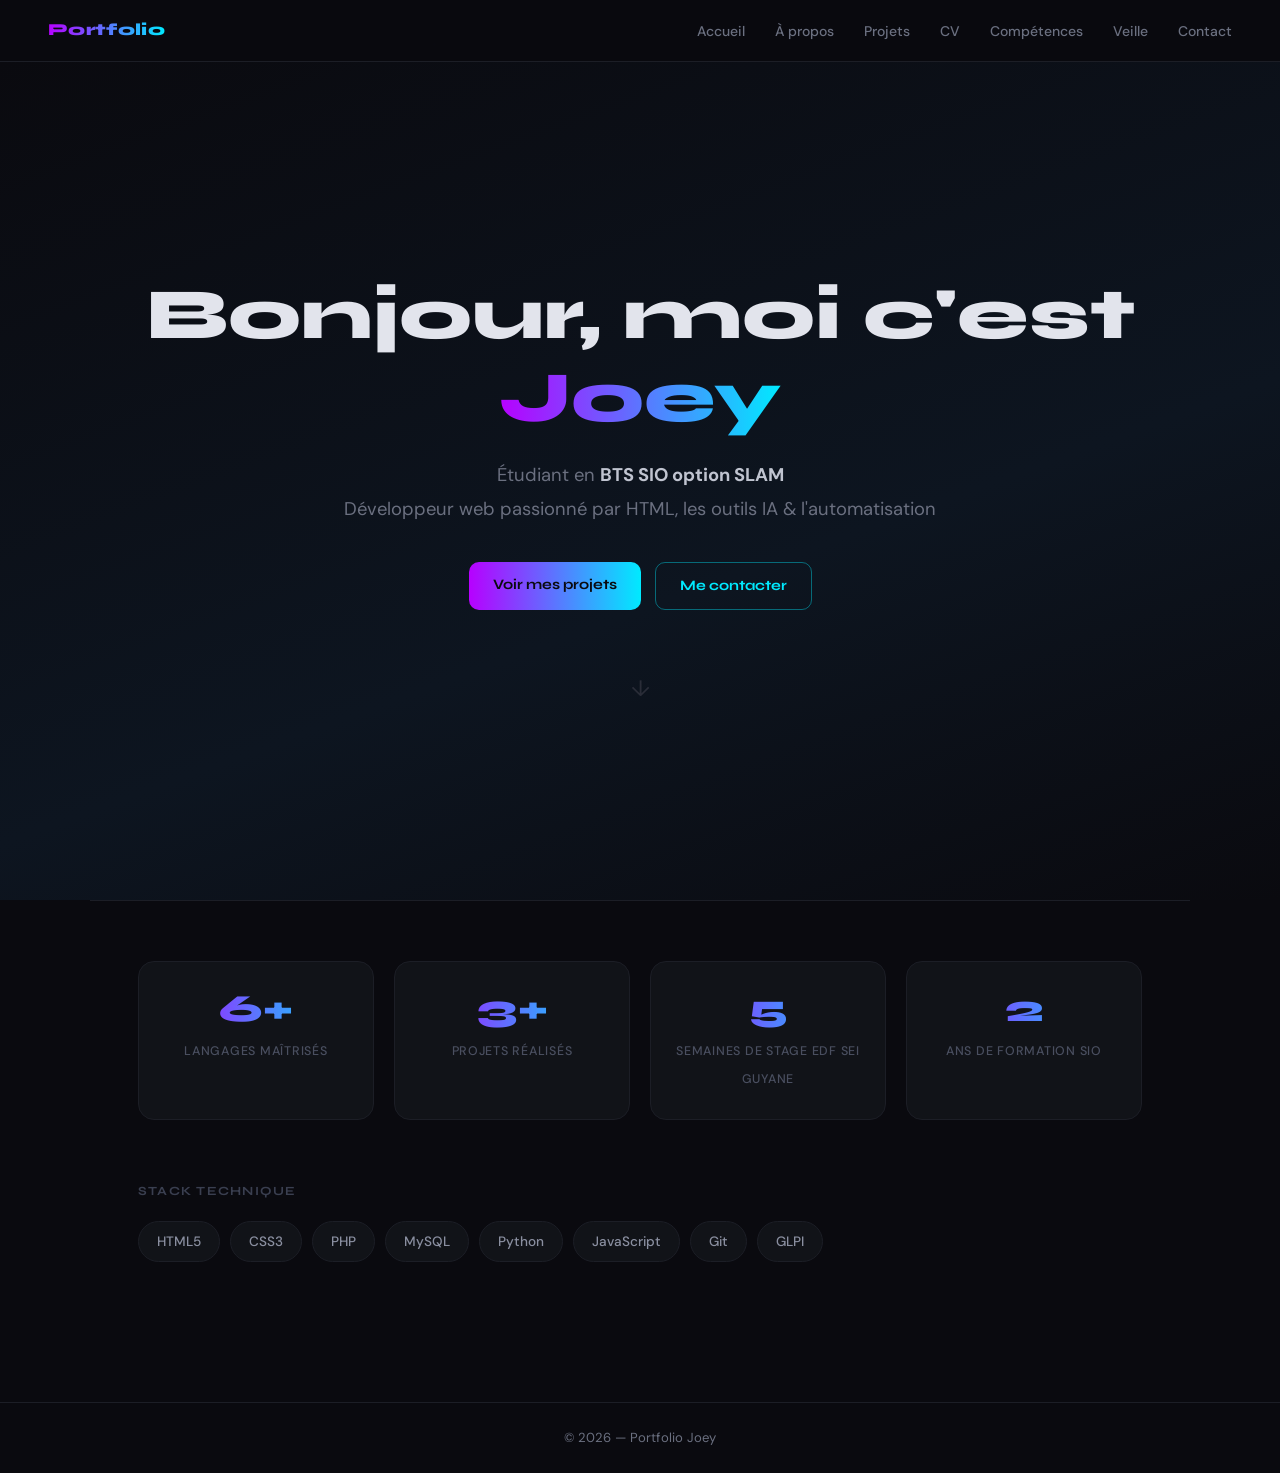
<file: index.html>
<!DOCTYPE html>
<html lang="fr">
<head>
  <meta charset="UTF-8">
  <meta name="viewport" content="width=device-width, initial-scale=1">
  <title>Portfolio — Joey</title>
  <link rel="stylesheet" href="styles.css">
</head>
<body>

<header>
  <nav class="navbar">
    <div class="logo">Portfolio</div>
    <button class="burger" onclick="toggleMenu()" aria-label="Menu">☰</button>
    <ul class="nav-links" id="navLinks">
      <li><a href="index.html">Accueil</a></li>
      <li><a href="about.html">À propos</a></li>
      <li><a href="projects.html">Projets</a></li>
      <li><a href="cv.html">CV</a></li>
      <li><a href="skills.html">Compétences</a></li>
      <li><a href="veille.html">Veille</a></li>
      <li><a href="contact.html">Contact</a></li>
    </ul>
  </nav>
</header>

<!-- Particules de fond -->
<canvas id="particles" style="position:fixed;top:0;left:0;width:100%;height:100%;pointer-events:none;z-index:0;opacity:0.35;"></canvas>

<!-- Hero -->
<section class="hero" style="position:relative;z-index:1;">
  <!-- <div class="hero-badge">Disponible pour alternance</div> -->
  <h1 class="hero-title">Bonjour, moi c'est<br><span class="hero-name">Joey</span></h1>
  <p class="hero-sub">Étudiant en <strong>BTS SIO option SLAM</strong><br>
  Développeur web passionné par HTML, les outils IA & l'automatisation</p>
  <div class="hero-btns">
    <a class="btn" href="projects.html">Voir mes projets</a>
    <a class="btn-outline" href="contact.html">Me contacter</a>
  </div>
  <div class="hero-scroll"><span>↓</span></div>
</section>

<!-- Stats rapides -->
<section class="stats-section" style="position:relative;z-index:1;">
  <div class="stats-grid">
    <div class="stat-card">
      <span class="stat-number">6+</span>
      <span class="stat-label">Langages maîtrisés</span>
    </div>
    <div class="stat-card">
      <span class="stat-number">3+</span>
      <span class="stat-label">Projets réalisés</span>
    </div>
    <div class="stat-card">
      <span class="stat-number">5</span>
      <span class="stat-label">Semaines de stage EDF SEI Guyane</span>
    </div>
    <div class="stat-card">
      <span class="stat-number">2</span>
      <span class="stat-label">Ans de formation SIO</span>
    </div>
  </div>
</section>

<!-- Stack technique -->
<section class="tech-section" style="position:relative;z-index:1;">
  <h2 class="section-label">Stack technique</h2>
  <div class="tech-grid">
    <div class="tech-pill">HTML5</div>
    <div class="tech-pill">CSS3</div>
    <div class="tech-pill">PHP</div>
    <div class="tech-pill">MySQL</div>
    <div class="tech-pill">Python</div>
    <div class="tech-pill">JavaScript</div>
    <div class="tech-pill">Git</div>
    <div class="tech-pill">GLPI</div>
  </div>
</section>

<style>
.hero {
  min-height: calc(100vh - 62px);
  display: flex; flex-direction: column;
  align-items: center; justify-content: center;
  text-align: center;
  padding: 80px 24px 60px;
  background: linear-gradient(160deg, #0a0a0f 0%, #0d1520 60%, #0a0a0f 100%);
}
.hero-badge {
  display: inline-flex; align-items: center; gap: 6px;
  padding: 6px 16px;
  background: rgba(0,234,255,0.07);
  border: 1px solid rgba(0,234,255,0.2);
  border-radius: 100px;
  font-size: 0.82rem; color: #00eaff;
  margin-bottom: 28px;
  animation: fadeDown 0.6s ease both;
}
.hero-title {
  font-family: 'Syne', sans-serif;
  font-size: clamp(2.5rem, 6vw, 4.5rem);
  font-weight: 800; line-height: 1.15;
  color: #e2e4ec; margin-bottom: 20px;
  animation: fadeDown 0.6s ease 0.1s both;
}
.hero-name {
  background: linear-gradient(90deg, #b700ff, #00eaff);
  -webkit-background-clip: text;
  -webkit-text-fill-color: transparent;
  background-clip: text;
}
.hero-sub {
  font-size: clamp(0.95rem, 2vw, 1.15rem);
  color: #6b7080; line-height: 1.8; margin-bottom: 36px;
  animation: fadeDown 0.6s ease 0.2s both;
}
.hero-sub strong { color: #c0c4d0; }
.hero-btns {
  display: flex; gap: 14px; flex-wrap: wrap;
  justify-content: center;
  animation: fadeDown 0.6s ease 0.3s both;
}
.hero-scroll {
  margin-top: 60px; color: #2a2d38; font-size: 1.4rem;
  animation: bounce 2s infinite 1s;
}
@keyframes bounce {
  0%, 100% { transform: translateY(0); }
  50%       { transform: translateY(8px); }
}
@keyframes fadeDown {
  from { opacity: 0; transform: translateY(-16px); }
  to   { opacity: 1; transform: translateY(0); }
}

.stats-section {
  max-width: 1100px; margin: 0 auto;
  padding: 60px 48px;
  border-top: 1px solid #1c1e26;
}
.stats-grid {
  display: grid;
  grid-template-columns: repeat(4, 1fr);
  gap: 20px;
}
.stat-card {
  background: #111318;
  border: 1px solid #1c1e26;
  border-radius: 16px;
  padding: 28px 20px;
  text-align: center;
  transition: border-color 0.25s, transform 0.25s;
}
.stat-card:hover { border-color: rgba(183,0,255,0.3); transform: translateY(-4px); }
.stat-number {
  display: block;
  font-family: 'Syne', sans-serif;
  font-size: 2.4rem; font-weight: 800;
  background: linear-gradient(90deg, #b700ff, #00eaff);
  -webkit-background-clip: text;
  -webkit-text-fill-color: transparent;
  background-clip: text;
  line-height: 1; margin-bottom: 8px;
}
.stat-label {
  font-size: 0.78rem; color: #4a4f60;
  font-weight: 500; text-transform: uppercase; letter-spacing: 0.06em;
}

.tech-section {
  max-width: 1100px; margin: 0 auto; padding: 0 48px 80px;
}
.section-label {
  font-family: 'Syne', sans-serif;
  font-size: 0.78rem; font-weight: 700;
  text-transform: uppercase; letter-spacing: 0.1em;
  color: #3a3f50; margin-bottom: 20px;
}
.tech-grid { display: flex; flex-wrap: wrap; gap: 10px; }
.tech-pill {
  padding: 8px 18px;
  background: #111318;
  border: 1px solid #1c1e26;
  border-radius: 100px;
  font-size: 0.85rem; color: #8a8fa0;
  font-weight: 500; cursor: default;
  transition: all 0.2s;
}
.tech-pill:hover { border-color: #00eaff; color: #00eaff; background: rgba(0,234,255,0.05); }

@media (max-width: 768px) {
  .stats-grid { grid-template-columns: repeat(2, 1fr); }
  .stats-section, .tech-section { padding-left: 20px; padding-right: 20px; }
}
@media (max-width: 420px) {
  .hero-btns { flex-direction: column; align-items: center; }
}
</style>

<footer>
  <p>© <span id="year"></span> — Portfolio Joey</p>
</footer>

<script>
/* Burger */
document.getElementById("year").textContent = new Date().getFullYear();
function toggleMenu() {
  document.getElementById("navLinks").classList.toggle("show");
}

/* Particules */
const canvas = document.getElementById('particles');
const ctx    = canvas.getContext('2d');
let W, H, dots = [];

function resize() { W = canvas.width = window.innerWidth; H = canvas.height = window.innerHeight; }
function randomDot() {
  return { x: Math.random()*W, y: Math.random()*H, r: Math.random()*1.5+0.3,
           vx: (Math.random()-0.5)*0.3, vy: (Math.random()-0.5)*0.3, a: Math.random() };
}
function init() { resize(); dots = Array.from({length:80}, randomDot); }
function draw() {
  ctx.clearRect(0,0,W,H);
  dots.forEach(d => {
    d.x += d.vx; d.y += d.vy;
    if (d.x < 0) d.x = W; if (d.x > W) d.x = 0;
    if (d.y < 0) d.y = H; if (d.y > H) d.y = 0;
    ctx.beginPath(); ctx.arc(d.x, d.y, d.r, 0, Math.PI*2);
    ctx.fillStyle = `rgba(0,234,255,${d.a*0.6})`; ctx.fill();
  });
  for (let i = 0; i < dots.length; i++) {
    for (let j = i+1; j < dots.length; j++) {
      const dx = dots[i].x-dots[j].x, dy = dots[i].y-dots[j].y;
      const dist = Math.sqrt(dx*dx+dy*dy);
      if (dist < 120) {
        ctx.beginPath(); ctx.moveTo(dots[i].x, dots[i].y); ctx.lineTo(dots[j].x, dots[j].y);
        ctx.strokeStyle = `rgba(183,0,255,${(1-dist/120)*0.12})`; ctx.lineWidth=0.6; ctx.stroke();
      }
    }
  }
  requestAnimationFrame(draw);
}
window.addEventListener('resize', resize);
init(); draw();
</script>

</body>
</html>
</file>
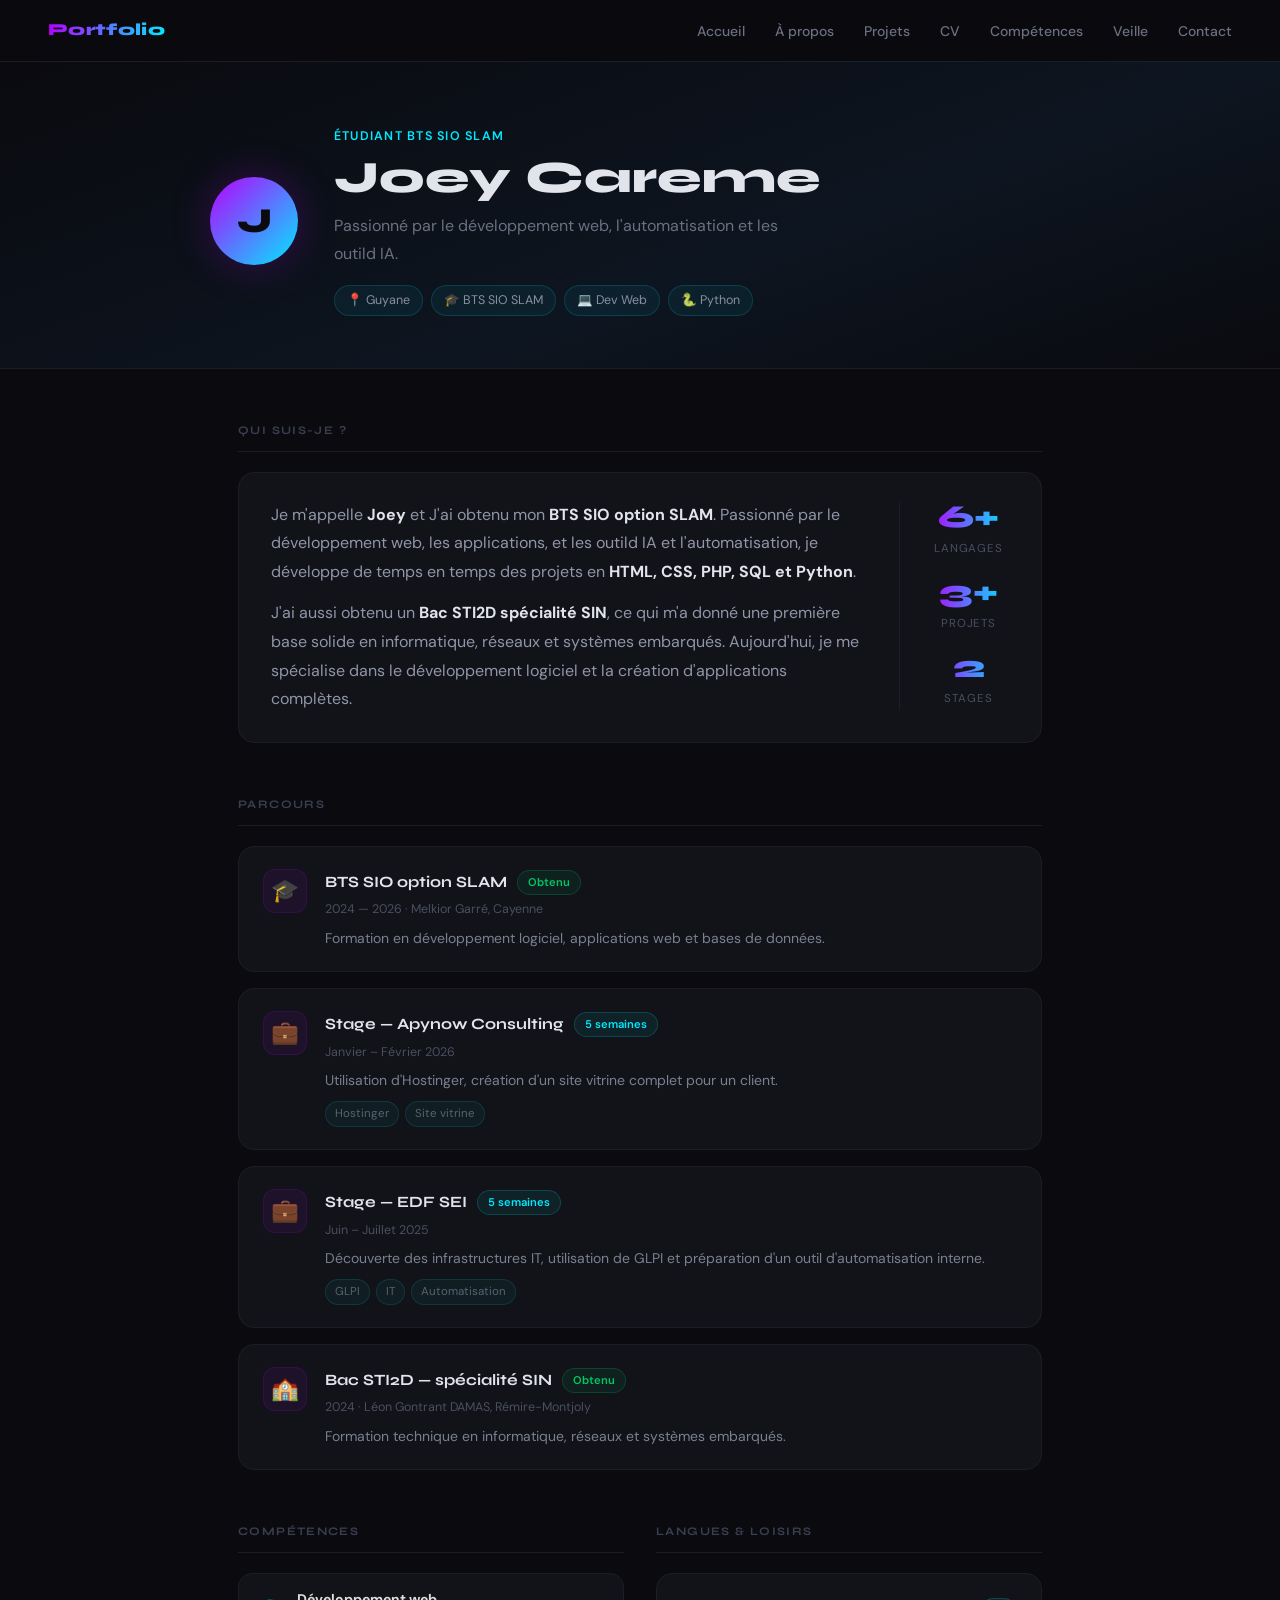
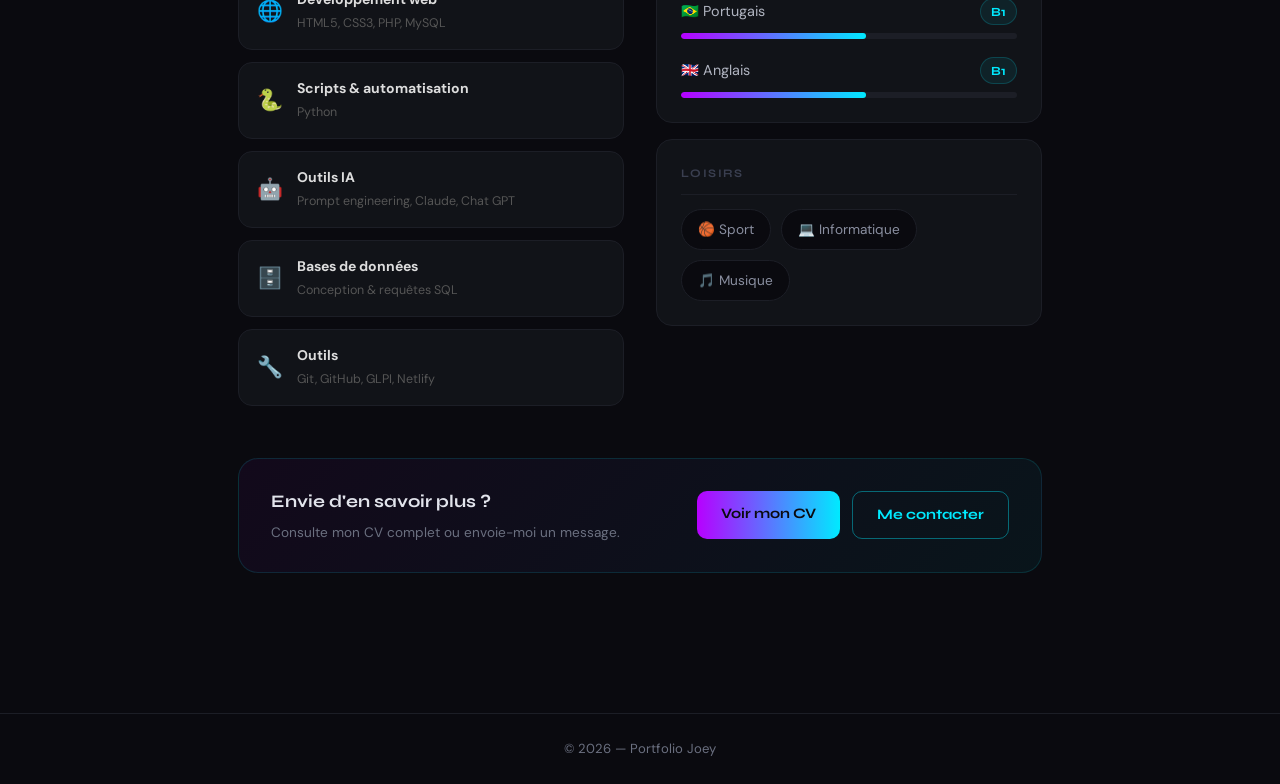
<file: about.html>
<!DOCTYPE html>
<html lang="fr">
<head>
  <meta charset="UTF-8">
  <meta name="viewport" content="width=device-width, initial-scale=1">
  <title>À propos — Joey</title>
  <link rel="stylesheet" href="styles.css">
</head>
<body>

<header>
  <nav class="navbar">
    <div class="logo">Portfolio</div>
    <button class="burger" onclick="toggleMenu()" aria-label="Menu">☰</button>
    <ul class="nav-links" id="navLinks">
      <li><a href="index.html">Accueil</a></li>
      <li><a href="about.html">À propos</a></li>
      <li><a href="projects.html">Projets</a></li>
      <li><a href="cv.html">CV</a></li>
      <li><a href="skills.html">Compétences</a></li>
      <li><a href="veille.html">Veille</a></li>
      <li><a href="contact.html">Contact</a></li>
    </ul>
  </nav>
</header>

<!-- ══ Hero about ══ -->
<section class="ab-hero">
  <div class="ab-hero-inner">
    <div class="ab-avatar">J</div>
    <div>
      <p class="ab-eyebrow">Étudiant BTS SIO SLAM</p>
      <h1 class="ab-name">Joey Careme</h1>
      <p class="ab-desc">Passionné par le développement web, l'automatisation et les outild IA.</p>
      <div class="ab-chips">
        <span>📍 Guyane</span>
        <span>🎓 BTS SIO SLAM</span>
        <span>💻 Dev Web</span>
        <span>🐍 Python</span>
      </div>
    </div>
  </div>
</section>

<div class="ab-page">

  <!-- ══ Qui suis-je ══ -->
  <section class="ab-section">
    <div class="ab-section-label">Qui suis-je ?</div>
    <div class="ab-card ab-intro">
      <div class="ab-intro-text">
        <p>
          Je m'appelle <strong>Joey</strong> et J'ai obtenu mon <strong>BTS SIO option SLAM</strong>.
          Passionné par le développement web, les applications, et les outild IA et l'automatisation,
          je développe de temps en temps des projets en <strong>HTML, CSS, PHP, SQL et Python</strong>.
        </p>
        <p>
          J'ai aussi obtenu un <strong>Bac STI2D spécialité SIN</strong>, ce qui m'a donné une
          première base solide en informatique, réseaux et systèmes embarqués.
          Aujourd'hui, je me spécialise dans le développement logiciel et la création
          d'applications complètes.
        </p>
      </div>
      <div class="ab-facts">
        <div class="ab-fact">
          <span class="ab-fact-num">6+</span>
          <span class="ab-fact-lbl">Langages</span>
        </div>
        <div class="ab-fact">
          <span class="ab-fact-num">3+</span>
          <span class="ab-fact-lbl">Projets</span>
        </div>
        <div class="ab-fact">
          <span class="ab-fact-num">2</span>
          <span class="ab-fact-lbl">Stages</span>
        </div>
      </div>
    </div>
  </section>

  <!-- ══ Parcours ══ -->
  <section class="ab-section">
    <div class="ab-section-label">Parcours</div>
    <div class="ab-timeline">

      <div class="ab-tl-item">
        <div class="ab-tl-icon">🎓</div>
        <div class="ab-tl-body">
          <div class="ab-tl-top">
            <h3>BTS SIO option SLAM</h3>
            <span class="ab-tl-badge ab-badge-done">Obtenu</span>
          </div>
          <p class="ab-tl-date">2024 — 2026 · Melkior Garré, Cayenne</p>
          <p class="ab-tl-desc">Formation en développement logiciel, applications web et bases de données.</p>
        </div>
      </div>

      <div class="ab-tl-item">
        <div class="ab-tl-icon">💼</div>
        <div class="ab-tl-body">
          <div class="ab-tl-top">
            <h3>Stage — Apynow Consulting</h3>
            <span class="ab-tl-badge">5 semaines</span>
          </div>
          <p class="ab-tl-date">Janvier – Février 2026</p>
          <p class="ab-tl-desc">Utilisation d'Hostinger, création d'un site vitrine complet pour un client.</p>
          <div class="ab-tl-tags"><span>Hostinger</span><span>Site vitrine</span></div>
        </div>
      </div>

      <div class="ab-tl-item">
        <div class="ab-tl-icon">💼</div>
        <div class="ab-tl-body">
          <div class="ab-tl-top">
            <h3>Stage — EDF SEI</h3>
            <span class="ab-tl-badge">5 semaines</span>
          </div>
          <p class="ab-tl-date">Juin – Juillet 2025</p>
          <p class="ab-tl-desc">Découverte des infrastructures IT, utilisation de GLPI et préparation d'un outil d'automatisation interne.</p>
          <div class="ab-tl-tags"><span>GLPI</span><span>IT</span><span>Automatisation</span></div>
        </div>
      </div>

      <div class="ab-tl-item">
        <div class="ab-tl-icon">🏫</div>
        <div class="ab-tl-body">
          <div class="ab-tl-top">
            <h3>Bac STI2D — spécialité SIN</h3>
            <span class="ab-tl-badge ab-badge-done">Obtenu</span>
          </div>
          <p class="ab-tl-date">2024 · Léon Gontrant DAMAS, Rémire-Montjoly</p>
          <p class="ab-tl-desc">Formation technique en informatique, réseaux et systèmes embarqués.</p>
        </div>
      </div>

    </div>
  </section>

  <!-- ══ Compétences + Langues ══ -->
  <section class="ab-section ab-two-col">

    <div>
      <div class="ab-section-label">Compétences</div>
      <div class="ab-skills-list">
        <div class="ab-skill-row">
          <span class="ab-skill-icon">🌐</span>
          <div>
            <strong>Développement web</strong>
            <p>HTML5, CSS3, PHP, MySQL</p>
          </div>
        </div>
        <div class="ab-skill-row">
          <span class="ab-skill-icon">🐍</span>
          <div>
            <strong>Scripts & automatisation</strong>
            <p>Python</p>
          </div>
        </div>
        <div class="ab-skill-row">
          <span class="ab-skill-icon">🤖</span>
          <div>
            <strong>Outils IA</strong>
            <p>Prompt engineering, Claude, Chat GPT</p>
          </div>
        </div>
        <div class="ab-skill-row">
          <span class="ab-skill-icon">🗄️</span>
          <div>
            <strong>Bases de données</strong>
            <p>Conception & requêtes SQL</p>
          </div>
        </div>
        <div class="ab-skill-row">
          <span class="ab-skill-icon">🔧</span>
          <div>
            <strong>Outils</strong>
            <p>Git, GitHub, GLPI, Netlify</p>
          </div>
        </div>
      </div>
    </div>

    <div>
      <div class="ab-section-label">Langues & Loisirs</div>
      <div class="ab-card" style="padding:24px;margin-bottom:16px;">
        <div class="ab-lang-row">
          <span>🇧🇷 Portugais</span>
          <span class="ab-lang-level">B1</span>
        </div>
        <div class="ab-lang-bar"><div style="width:55%"></div></div>
        <div class="ab-lang-row" style="margin-top:18px;">
          <span>🇬🇧 Anglais</span>
          <span class="ab-lang-level">B1</span>
        </div>
        <div class="ab-lang-bar"><div style="width:55%"></div></div>
      </div>
      <div class="ab-card" style="padding:24px;">
        <p class="ab-section-label" style="margin-bottom:14px;">Loisirs</p>
        <div class="ab-hobbies">
          <span>🏀 Sport</span>
          <span>💻 Informatique</span>
          <span>🎵 Musique</span>
        </div>
      </div>
    </div>

  </section>

  <!-- ══ CTA ══ -->
  <section class="ab-cta">
    <div>
      <h3>Envie d'en savoir plus ?</h3>
      <p>Consulte mon CV complet ou envoie-moi un message.</p>
    </div>
    <div class="ab-cta-btns">
      <a class="btn" href="cv.html">Voir mon CV</a>
      <a class="btn-outline" href="contact.html">Me contacter</a>
    </div>
  </section>

</div>

<style>
/* ── Hero ── */
.ab-hero {
  background: linear-gradient(160deg, #0a0a0f 0%, #0d1520 60%, #0a0a0f 100%);
  border-bottom: 1px solid #1c1e26;
  padding: 64px 48px 52px;
}
.ab-hero-inner {
  max-width: 860px; margin: 0 auto;
  display: flex; align-items: center; gap: 36px; flex-wrap: wrap;
}
.ab-avatar {
  width: 88px; height: 88px; border-radius: 50%; flex-shrink: 0;
  background: linear-gradient(135deg, #b700ff, #00eaff);
  display: flex; align-items: center; justify-content: center;
  font-family: 'Syne', sans-serif;
  font-size: 2.2rem; font-weight: 800; color: #0a0a0f;
  box-shadow: 0 0 40px rgba(183,0,255,0.25);
}
.ab-eyebrow {
  font-size: 0.78rem; font-weight: 600; text-transform: uppercase;
  letter-spacing: 0.1em; color: #00eaff; margin-bottom: 6px;
}
.ab-name {
  font-family: 'Syne', sans-serif;
  font-size: clamp(1.8rem, 4vw, 2.8rem); font-weight: 800;
  color: #e2e4ec; margin-bottom: 10px; line-height: 1.1;
}
.ab-desc { color: #6b7080; font-size: 1rem; margin-bottom: 18px; max-width: 480px; }
.ab-chips { display: flex; flex-wrap: wrap; gap: 8px; }
.ab-chips span {
  font-size: 0.78rem; padding: 4px 12px;
  background: rgba(0,234,255,0.06); border: 1px solid rgba(0,234,255,0.15);
  border-radius: 100px; color: #8a8fa0;
}

/* ── Page ── */
.ab-page { max-width: 900px; margin: 0 auto; padding: 52px 48px 80px; }

/* ── Section label ── */
.ab-section-label {
  font-family: 'Syne', sans-serif;
  font-size: 0.72rem; font-weight: 700;
  text-transform: uppercase; letter-spacing: 0.12em; color: #3a3f50;
  margin-bottom: 20px; padding-bottom: 10px; border-bottom: 1px solid #1c1e26;
}

.ab-section { margin-bottom: 52px; }

/* ── Card ── */
.ab-card {
  background: #111318; border: 1px solid #1c1e26; border-radius: 16px;
}

/* ── Intro ── */
.ab-intro {
  display: flex; align-items: flex-start; gap: 32px;
  padding: 28px 32px; flex-wrap: wrap;
}
.ab-intro-text { flex: 1; min-width: 240px; }
.ab-intro-text p { color: #9095a8; line-height: 1.8; margin-bottom: 12px; }
.ab-intro-text p:last-child { margin-bottom: 0; }
.ab-intro-text strong { color: #e2e4ec; }

.ab-facts {
  display: flex; flex-direction: column; gap: 16px;
  min-width: 110px; flex-shrink: 0;
  border-left: 1px solid #1c1e26; padding-left: 28px;
}
.ab-fact { text-align: center; }
.ab-fact-num {
  display: block; font-family: 'Syne', sans-serif; font-size: 2rem; font-weight: 800;
  background: linear-gradient(90deg, #b700ff, #00eaff);
  -webkit-background-clip: text; -webkit-text-fill-color: transparent; background-clip: text;
  line-height: 1;
}
.ab-fact-lbl { font-size: 0.72rem; color: #4a4f60; text-transform: uppercase; letter-spacing: 0.08em; }

/* ── Timeline ── */
.ab-timeline { display: flex; flex-direction: column; gap: 16px; }
.ab-tl-item {
  display: flex; gap: 18px; align-items: flex-start;
  background: #111318; border: 1px solid #1c1e26; border-radius: 16px;
  padding: 22px 24px;
  transition: border-color 0.2s, transform 0.2s;
}
.ab-tl-item:hover { border-color: rgba(0,234,255,0.2); transform: translateX(4px); }
.ab-tl-icon {
  font-size: 1.4rem; width: 44px; height: 44px; flex-shrink: 0;
  background: rgba(183,0,255,0.08); border: 1px solid rgba(183,0,255,0.15);
  border-radius: 12px; display: flex; align-items: center; justify-content: center;
}
.ab-tl-body { flex: 1; }
.ab-tl-top { display: flex; align-items: center; gap: 10px; flex-wrap: wrap; margin-bottom: 4px; }
.ab-tl-top h3 { font-family: 'Syne', sans-serif; font-size: 0.98rem; font-weight: 700; color: #e2e4ec; }
.ab-tl-badge {
  font-size: 0.7rem; padding: 2px 10px;
  background: rgba(0,234,255,0.07); border: 1px solid rgba(0,234,255,0.18);
  border-radius: 100px; color: #00eaff; font-weight: 600;
}
.ab-badge-active { background: rgba(183,0,255,0.09); border-color: rgba(183,0,255,0.25); color: #b700ff; }
.ab-badge-done   { background: rgba(0,200,100,0.08); border-color: rgba(0,200,100,0.2); color: #00c864; }
.ab-tl-date { font-size: 0.78rem; color: #4a4f60; margin-bottom: 6px; }
.ab-tl-desc { font-size: 0.875rem; color: #7a8090; line-height: 1.6; }
.ab-tl-tags { display: flex; gap: 6px; flex-wrap: wrap; margin-top: 10px; }
.ab-tl-tags span {
  font-size: 0.72rem; padding: 2px 9px;
  background: rgba(0,234,255,0.05); border: 1px solid rgba(0,234,255,0.12);
  border-radius: 100px; color: #5a6070;
}

/* ── Two col ── */
.ab-two-col { display: grid; grid-template-columns: 1fr 1fr; gap: 32px; }

/* ── Skills list ── */
.ab-skills-list { display: flex; flex-direction: column; gap: 12px; }
.ab-skill-row {
  display: flex; align-items: center; gap: 14px;
  background: #111318; border: 1px solid #1c1e26; border-radius: 14px;
  padding: 14px 18px;
  transition: border-color 0.2s, transform 0.2s;
}
.ab-skill-row:hover { border-color: rgba(183,0,255,0.2); transform: translateX(3px); }
.ab-skill-icon { font-size: 1.3rem; flex-shrink: 0; }
.ab-skill-row strong { display: block; font-size: 0.875rem; color: #ddd; margin-bottom: 2px; }
.ab-skill-row p { font-size: 0.78rem; color: #555; margin: 0; }

/* ── Langues ── */
.ab-lang-row { display: flex; justify-content: space-between; align-items: center; margin-bottom: 8px; font-size: 0.9rem; color: #b0b4c0; }
.ab-lang-level {
  font-family: 'Syne', sans-serif; font-size: 0.78rem; font-weight: 700;
  padding: 2px 10px; background: rgba(0,234,255,0.07);
  border: 1px solid rgba(0,234,255,0.18); border-radius: 100px; color: #00eaff;
}
.ab-lang-bar {
  width: 100%; height: 6px; background: #1c1e26; border-radius: 100px; overflow: hidden;
}
.ab-lang-bar div {
  height: 100%; border-radius: 100px;
  background: linear-gradient(90deg, #b700ff, #00eaff);
}

/* ── Hobbies ── */
.ab-hobbies { display: flex; flex-wrap: wrap; gap: 10px; }
.ab-hobbies span {
  padding: 8px 16px; font-size: 0.85rem;
  background: #0a0a0f; border: 1px solid #1c1e26;
  border-radius: 100px; color: #8a8fa0;
}

/* ── CTA ── */
.ab-cta {
  display: flex; align-items: center; justify-content: space-between;
  flex-wrap: wrap; gap: 20px;
  background: linear-gradient(135deg, rgba(183,0,255,0.05), rgba(0,234,255,0.05));
  border: 1px solid rgba(0,234,255,0.13); border-radius: 20px; padding: 28px 32px;
}
.ab-cta h3 { font-family: 'Syne', sans-serif; font-size: 1.1rem; color: #e2e4ec; margin-bottom: 4px; }
.ab-cta p  { font-size: 0.85rem; color: #6b7080; }
.ab-cta-btns { display: flex; gap: 12px; flex-wrap: wrap; }

/* ── Responsive ── */
@media (max-width: 768px) {
  .ab-hero { padding: 40px 20px 36px; }
  .ab-page { padding: 36px 20px 60px; }
  .ab-two-col { grid-template-columns: 1fr; }
  .ab-facts { flex-direction: row; border-left: none; padding-left: 0; border-top: 1px solid #1c1e26; padding-top: 20px; }
  .ab-intro { flex-direction: column; }
  .ab-cta { flex-direction: column; align-items: flex-start; }
}
</style>

<footer>
  <p>© <span id="year"></span> — Portfolio Joey</p>
</footer>

<script>
document.getElementById("year").textContent = new Date().getFullYear();
function toggleMenu() {
  document.getElementById("navLinks").classList.toggle("show");
}
</script>
</body>
</html>
</file>
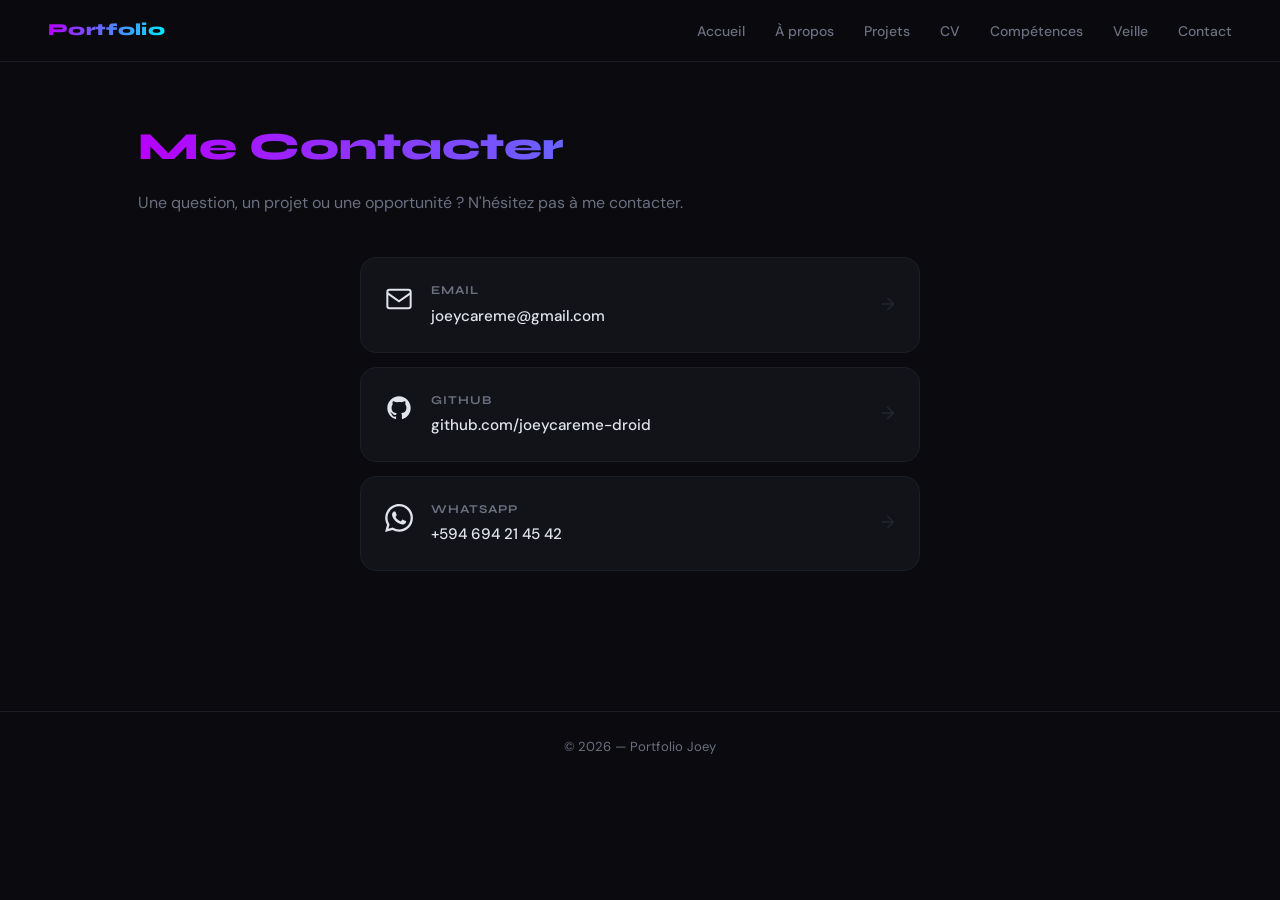
<file: contact.html>
<!DOCTYPE html>
<html lang="fr">
<head>
  <meta charset="UTF-8">
  <meta name="viewport" content="width=device-width, initial-scale=1">
  <title>Contact — Joey</title>
  <link rel="stylesheet" href="styles.css">
</head>
<body>

<header>
  <nav class="navbar">
    <div class="logo">Portfolio</div>
    <button class="burger" onclick="toggleMenu()" aria-label="Menu">☰</button>
    <ul class="nav-links" id="navLinks">
      <li><a href="index.html">Accueil</a></li>
      <li><a href="about.html">À propos</a></li>
      <li><a href="projects.html">Projets</a></li>
      <li><a href="cv.html">CV</a></li>
      <li><a href="skills.html">Compétences</a></li>
      <li><a href="veille.html">Veille</a></li>
      <li><a href="contact.html">Contact</a></li>
    </ul>
  </nav>
</header>

<main class="page">
  <section class="section">
    <h1 class="title">Me Contacter</h1>
    <p class="subtitle">Une question, un projet ou une opportunité ? N'hésitez pas à me contacter.</p>
  </section>

  <section class="contact-links-box">

    <a href="mailto:j117713224@gmail.com" class="contact-link" aria-label="Email">
      <span class="contact-icon">
        <svg width="28" height="28" viewBox="0 0 24 24" fill="none" stroke="currentColor" stroke-width="1.7">
          <rect x="2" y="4" width="20" height="16" rx="2"/>
          <path d="M2 7l10 7 10-7"/>
        </svg>
      </span>
      <div class="contact-info">
        <span class="contact-label">Email</span>
        <span class="contact-value">joeycareme@gmail.com</span>
      </div>
      <span class="contact-arrow">→</span>
    </a>

    <a href="https://github.com/joeycareme-droid" target="_blank" rel="noreferrer" class="contact-link" aria-label="GitHub">
      <span class="contact-icon">
        <svg width="28" height="28" viewBox="0 0 24 24" fill="currentColor">
          <path d="M12 2C6.477 2 2 6.477 2 12c0 4.42 2.865 8.17 6.839 9.49.5.09.682-.217.682-.482 0-.237-.008-.866-.013-1.7-2.782.603-3.369-1.34-3.369-1.34-.454-1.156-1.11-1.464-1.11-1.464-.908-.62.069-.608.069-.608 1.003.07 1.531 1.03 1.531 1.03.892 1.529 2.341 1.087 2.91.831.092-.647.35-1.088.636-1.338-2.22-.253-4.555-1.11-4.555-4.943 0-1.091.39-1.984 1.029-2.683-.103-.253-.446-1.27.098-2.647 0 0 .84-.268 2.75 1.026A9.578 9.578 0 0112 6.836c.85.004 1.705.114 2.504.336 1.909-1.294 2.748-1.026 2.748-1.026.546 1.377.202 2.394.1 2.647.64.699 1.028 1.592 1.028 2.683 0 3.842-2.339 4.687-4.566 4.935.359.309.678.919.678 1.852 0 1.336-.012 2.415-.012 2.743 0 .267.18.578.688.48C19.138 20.167 22 16.418 22 12c0-5.523-4.477-10-10-10z"/>
        </svg>
      </span>
      <div class="contact-info">
        <span class="contact-label">GitHub</span>
        <span class="contact-value">github.com/joeycareme-droid</span>
      </div>
      <span class="contact-arrow">→</span>
    </a>

    <a href="https://wa.me/594694214542" target="_blank" rel="noreferrer" class="contact-link" aria-label="WhatsApp">
      <span class="contact-icon">
        <svg width="28" height="28" viewBox="0 0 24 24" fill="currentColor">
          <path d="M17.472 14.382c-.297-.149-1.758-.867-2.03-.967-.273-.099-.471-.148-.67.15-.197.297-.767.966-.94 1.164-.173.199-.347.223-.644.075-.297-.15-1.255-.463-2.39-1.475-.883-.788-1.48-1.761-1.653-2.059-.173-.297-.018-.458.13-.606.134-.133.298-.347.446-.52.149-.174.198-.298.298-.497.099-.198.05-.371-.025-.52-.075-.149-.669-1.612-.916-2.207-.242-.579-.487-.5-.669-.51-.173-.008-.371-.01-.57-.01-.198 0-.52.074-.792.372-.272.297-1.04 1.016-1.04 2.479 0 1.462 1.065 2.875 1.213 3.074.149.198 2.096 3.2 5.077 4.487.709.306 1.262.489 1.694.625.712.227 1.36.195 1.871.118.571-.085 1.758-.719 2.006-1.413.248-.694.248-1.289.173-1.413-.074-.124-.272-.198-.57-.347m-5.421 7.403h-.004a9.87 9.87 0 01-5.031-1.378l-.361-.214-3.741.982.998-3.648-.235-.374a9.86 9.86 0 01-1.51-5.26c.001-5.45 4.436-9.884 9.888-9.884 2.64 0 5.122 1.03 6.988 2.898a9.825 9.825 0 012.893 6.994c-.003 5.45-4.437 9.884-9.885 9.884m8.413-18.297A11.815 11.815 0 0012.05 0C5.495 0 .16 5.335.157 11.892c0 2.096.547 4.142 1.588 5.945L.057 24l6.305-1.654a11.882 11.882 0 005.683 1.448h.005c6.554 0 11.89-5.335 11.893-11.893a11.821 11.821 0 00-3.48-8.413z"/>
        </svg>
      </span>
      <div class="contact-info">
        <span class="contact-label">WhatsApp</span>
        <span class="contact-value">+594 694 21 45 42</span>
      </div>
      <span class="contact-arrow">→</span>
    </a>
<!--
    <a href="https://instagram.com/chab._5" target="_blank" rel="noreferrer" class="contact-link" aria-label="Instagram">
      <span class="contact-icon">
        <svg width="28" height="28" viewBox="0 0 24 24" fill="none" stroke="currentColor" stroke-width="1.7">
          <rect x="2" y="2" width="20" height="20" rx="5"/>
          <circle cx="12" cy="12" r="5"/>
          <circle cx="17.5" cy="6.5" r="1.5" fill="currentColor" stroke="none"/>
        </svg>
      </span>
      <div class="contact-info">
        <span class="contact-label">Instagram</span>
        <span class="contact-value">@chab._5</span>
      </div>
      <span class="contact-arrow">→</span>
    </a>
  -->
  </section>
</main>

<footer>
  <p>© <span id="year"></span> — Portfolio Joey</p>
</footer>

<style>
.contact-links-box {
  max-width: 560px;
  margin: 0 auto;
  display: flex;
  flex-direction: column;
  gap: 14px;
}

.contact-link {
  display: flex;
  align-items: center;
  gap: 18px;
  background: var(--surface);
  border: 1px solid var(--border);
  border-radius: var(--radius);
  padding: 22px 24px;
  text-decoration: none;
  color: inherit;
  transition: border-color 0.2s, transform 0.2s, box-shadow 0.2s;
}
.contact-link:hover {
  border-color: rgba(0,234,255,0.3);
  transform: translateX(6px);
  box-shadow: 0 8px 24px rgba(0,0,0,0.3);
}

.contact-icon { font-size: 1.6rem; flex-shrink: 0; }

.contact-info {
  display: flex;
  flex-direction: column;
  gap: 3px;
  flex: 1;
}

.contact-label {
  font-size: 0.75rem;
  font-weight: 700;
  text-transform: uppercase;
  letter-spacing: 0.08em;
  color: var(--muted);
  font-family: var(--font-head);
}

.contact-value {
  font-size: 0.95rem;
  color: var(--text);
  font-weight: 500;
}
.contact-link:hover .contact-value { color: var(--accent2); }

.contact-arrow {
  font-size: 1.1rem;
  color: var(--border2);
  transition: color 0.2s, transform 0.2s;
}
.contact-link:hover .contact-arrow {
  color: var(--accent2);
  transform: translateX(4px);
}
</style>

<script>
  document.getElementById("year").textContent = new Date().getFullYear();
  function toggleMenu() {
    document.getElementById("navLinks").classList.toggle("show");
  }
</script>
</body>
</html>
</file>
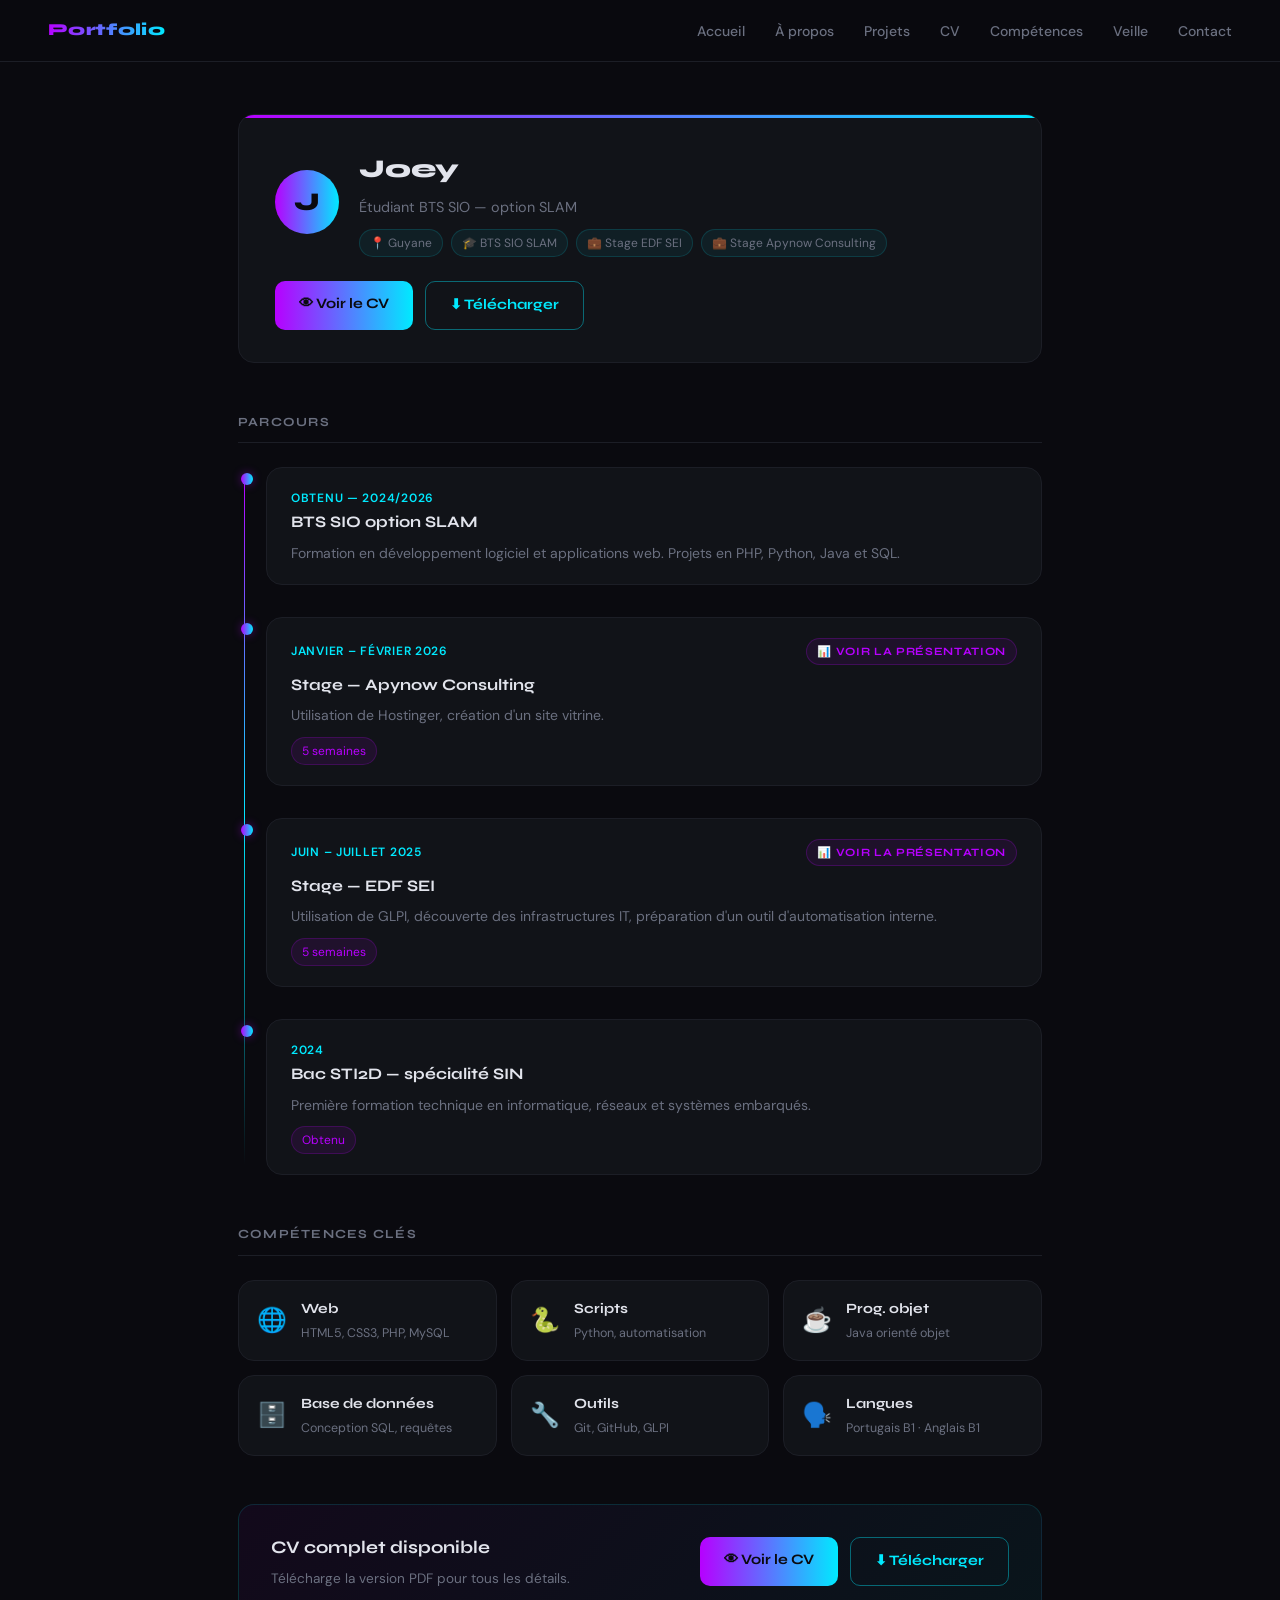
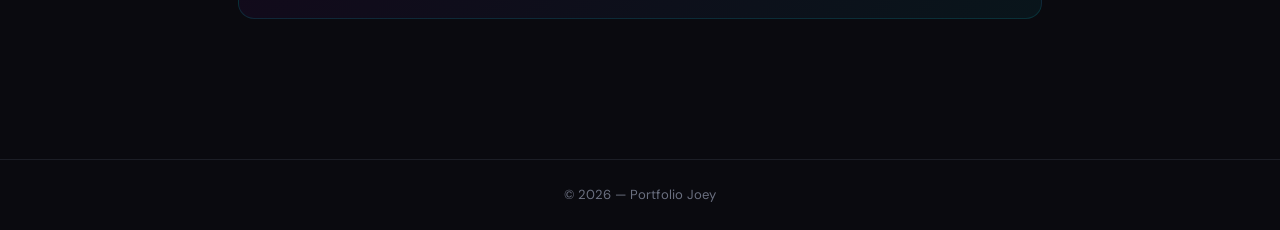
<file: cv.html>
<!DOCTYPE html>
<html lang="fr">
<head>
  <meta charset="UTF-8">
  <meta name="viewport" content="width=device-width, initial-scale=1">
  <title>CV — Joey</title>
  <link rel="stylesheet" href="styles.css">
</head>
<body>

<header>
  <nav class="navbar">
    <div class="logo">Portfolio</div>
    <button class="burger" onclick="toggleMenu()" aria-label="Menu">☰</button>
    <ul class="nav-links" id="navLinks">
      <li><a href="index.html">Accueil</a></li>
      <li><a href="about.html">À propos</a></li>
      <li><a href="projects.html">Projets</a></li>
      <li><a href="cv.html">CV</a></li>
      <li><a href="skills.html">Compétences</a></li>
      <li><a href="veille.html">Veille</a></li>
      <li><a href="contact.html">Contact</a></li>
    </ul>
  </nav>
</header>

<div class="cv-page">

  <!-- En-tête -->
  <section class="cv-hero">
    <div class="cv-hero-left">
      <div class="cv-avatar">J</div>
      <div>
        <h1 class="cv-name">Joey</h1>
        <p class="cv-role">Étudiant BTS SIO — option SLAM</p>
        <div class="cv-tags">
          <span>📍 Guyane</span>
          <span>🎓 BTS SIO SLAM</span>
          <span>💼 Stage EDF SEI</span>
          <span>💼 Stage Apynow Consulting</span>
        </div>
      </div>
    </div>
    <div class="cv-hero-btns">
      <a class="btn" href="assets/cv/mon_cv.pdf" target="_blank">👁 Voir le CV</a>
      <a class="btn-outline" href="assets/cv/mon_cv.pdf" download>⬇ Télécharger</a>
    </div>
  </section>

  <!-- Timeline -->
  <section class="cv-section">
    <h2 class="cv-section-title">Parcours</h2>
    <div class="timeline">

      <div class="tl-item">
        <div class="tl-dot"></div>
        <div class="tl-content">
          <span class="tl-date">Obtenu — 2024/2026</span>
          <h3>BTS SIO option SLAM</h3>
          <p>Formation en développement logiciel et applications web. Projets en PHP, Python, Java et SQL.</p>
        </div>
      </div>

      <div class="tl-item">
        <div class="tl-dot"></div>
        <a class="tl-content tl-clickable" href="assets/stage_apynow.pptx" target="_blank" rel="noopener">
          <div class="tl-content-top">
            <span class="tl-date">Janvier – Février 2026</span>
            <span class="tl-ppt-badge">📊 Voir la présentation</span>
          </div>
          <h3>Stage — Apynow Consulting</h3>
          <p>Utilisation de Hostinger, création d'un site vitrine.</p>
          <span class="tl-tag">5 semaines</span>
        </a>
      </div>

      <div class="tl-item">
        <div class="tl-dot"></div>
        <a class="tl-content tl-clickable" href="assets/stage_edf.pptx" target="_blank" rel="noopener">
          <div class="tl-content-top">
            <span class="tl-date">Juin – Juillet 2025</span>
            <span class="tl-ppt-badge">📊 Voir la présentation</span>
          </div>
          <h3>Stage — EDF SEI</h3>
          <p>Utilisation de GLPI, découverte des infrastructures IT, préparation d'un outil d'automatisation interne.</p>
          <span class="tl-tag">5 semaines</span>
        </a>
      </div>

      <div class="tl-item">
        <div class="tl-dot"></div>
        <div class="tl-content">
          <span class="tl-date">2024</span>
          <h3>Bac STI2D — spécialité SIN</h3>
          <p>Première formation technique en informatique, réseaux et systèmes embarqués.</p>
          <span class="tl-tag">Obtenu</span>
        </div>
      </div>

    </div>
  </section>

  <!-- Compétences -->
  <section class="cv-section">
    <h2 class="cv-section-title">Compétences clés</h2>
    <div class="cv-skills-grid">
      <div class="cv-skill-chip"><span class="chip-icon">🌐</span><div><strong>Web</strong><p>HTML5, CSS3, PHP, MySQL</p></div></div>
      <div class="cv-skill-chip"><span class="chip-icon">🐍</span><div><strong>Scripts</strong><p>Python, automatisation</p></div></div>
      <div class="cv-skill-chip"><span class="chip-icon">☕</span><div><strong>Prog. objet</strong><p>Java orienté objet</p></div></div>
      <div class="cv-skill-chip"><span class="chip-icon">🗄️</span><div><strong>Base de données</strong><p>Conception SQL, requêtes</p></div></div>
      <div class="cv-skill-chip"><span class="chip-icon">🔧</span><div><strong>Outils</strong><p>Git, GitHub, GLPI</p></div></div>
      <div class="cv-skill-chip"><span class="chip-icon">🗣️</span><div><strong>Langues</strong><p>Portugais B1 · Anglais B1</p></div></div>
    </div>
  </section>

  <!-- Téléchargement -->
  <section class="cv-download-box">
    <div class="cv-download-text">
      <h3>CV complet disponible</h3>
      <p>Télécharge la version PDF pour tous les détails.</p>
    </div>
    <div class="cv-hero-btns">
      <a class="btn" href="assets/cv/mon_cv.pdf" target="_blank">👁 Voir le CV</a>
      <a class="btn-outline" href="assets/cv/mon_cv.pdf" download>⬇ Télécharger</a>
    </div>
  </section>

</div>

<footer>
  <p>© <span id="year"></span> — Portfolio Joey</p>
</footer>

<style>
.cv-page { max-width: 900px; margin: 0 auto; padding: 52px 48px 80px; }

.cv-hero {
  display: flex; align-items: center; justify-content: space-between;
  flex-wrap: wrap; gap: 24px;
  background: var(--surface); border: 1px solid var(--border);
  border-radius: var(--radius); padding: 32px 36px; margin-bottom: 48px;
  position: relative; overflow: hidden;
}
.cv-hero::before {
  content: ''; position: absolute; top: 0; left: 0; right: 0; height: 3px;
  background: var(--grad);
}
.cv-hero-left { display: flex; align-items: center; gap: 20px; }
.cv-avatar {
  width: 64px; height: 64px; border-radius: 50%;
  background: var(--grad);
  display: flex; align-items: center; justify-content: center;
  font-family: var(--font-head); font-size: 1.6rem; font-weight: 800;
  color: var(--bg); flex-shrink: 0;
}
.cv-name { font-family: var(--font-head); font-size: 1.6rem; font-weight: 800; color: var(--text); margin-bottom: 4px; }
.cv-role { font-size: 0.9rem; color: var(--muted); margin-bottom: 10px; }
.cv-tags { display: flex; flex-wrap: wrap; gap: 8px; }
.cv-tags span {
  font-size: 0.75rem; padding: 3px 10px;
  background: rgba(0,234,255,0.06); border: 1px solid rgba(0,234,255,0.14);
  border-radius: 100px; color: var(--muted);
}
.cv-hero-btns { display: flex; gap: 12px; flex-wrap: wrap; }

.cv-section { margin-bottom: 48px; }
.cv-section-title {
  font-family: var(--font-head);
  font-size: 0.78rem; font-weight: 700; text-transform: uppercase;
  letter-spacing: 0.1em; color: var(--muted);
  margin-bottom: 24px; padding-bottom: 10px;
  border-bottom: 1px solid var(--border);
}

.timeline { display: flex; flex-direction: column; position: relative; padding-left: 28px; }
.timeline::before {
  content: ''; position: absolute; left: 6px; top: 10px; bottom: 10px; width: 1px;
  background: linear-gradient(to bottom, var(--accent1), var(--accent2), transparent);
}
.tl-item { position: relative; padding-bottom: 32px; }
.tl-item:last-child { padding-bottom: 0; }
.tl-dot {
  position: absolute; left: -25px; top: 6px;
  width: 12px; height: 12px; border-radius: 50%;
  background: var(--grad);
  box-shadow: 0 0 10px rgba(183,0,255,0.4);
}

.tl-content {
  background: var(--surface); border: 1px solid var(--border);
  border-radius: var(--radius); padding: 20px 24px;
  transition: border-color 0.2s, transform 0.2s;
}
.tl-content:hover { border-color: rgba(0,234,255,0.2); transform: translateX(4px); }

a.tl-clickable {
  display: block; text-decoration: none; color: inherit; cursor: pointer;
}
a.tl-clickable:hover {
  border-color: rgba(183,0,255,0.35) !important;
  transform: translateX(6px);
  box-shadow: 0 6px 24px rgba(183,0,255,0.1);
}

.tl-content-top {
  display: flex; align-items: center; justify-content: space-between;
  flex-wrap: wrap; gap: 8px; margin-bottom: 6px;
}

.tl-ppt-badge {
  font-size: 0.7rem; font-weight: 700; text-transform: uppercase;
  letter-spacing: 0.06em; padding: 3px 10px;
  background: rgba(183,0,255,0.08); border: 1px solid rgba(183,0,255,0.22);
  border-radius: 100px; color: var(--accent1);
  font-family: var(--font-head);
  transition: background 0.2s;
}
a.tl-clickable:hover .tl-ppt-badge { background: rgba(183,0,255,0.18); }

.tl-date {
  font-size: 0.75rem; font-weight: 600; color: var(--accent2);
  text-transform: uppercase; letter-spacing: 0.06em; display: block;
}
.tl-content h3 { font-family: var(--font-head); font-size: 1rem; font-weight: 700; color: var(--text); margin-bottom: 6px; }
.tl-content p { font-size: 0.875rem; color: var(--muted); line-height: 1.6; }
.tl-tag {
  display: inline-block; margin-top: 10px; padding: 3px 10px;
  background: rgba(183,0,255,0.09); border: 1px solid rgba(183,0,255,0.2);
  border-radius: 100px; font-size: 0.75rem; color: var(--accent1);
}

.cv-skills-grid { display: grid; grid-template-columns: repeat(3, 1fr); gap: 14px; }
.cv-skill-chip {
  display: flex; align-items: center; gap: 14px;
  background: var(--surface); border: 1px solid var(--border);
  border-radius: var(--radius); padding: 16px 18px;
  transition: border-color 0.2s, transform 0.2s;
}
.cv-skill-chip:hover { border-color: rgba(183,0,255,0.25); transform: translateY(-3px); }
.chip-icon { font-size: 1.5rem; flex-shrink: 0; }
.cv-skill-chip strong { display: block; font-size: 0.88rem; color: var(--text); margin-bottom: 2px; font-family: var(--font-head); }
.cv-skill-chip p { font-size: 0.78rem; color: var(--muted); margin: 0; }

.cv-download-box {
  display: flex; align-items: center; justify-content: space-between;
  flex-wrap: wrap; gap: 20px;
  background: linear-gradient(135deg, rgba(183,0,255,0.05), rgba(0,234,255,0.05));
  border: 1px solid rgba(0,234,255,0.13); border-radius: var(--radius); padding: 28px 32px;
}
.cv-download-text h3 { font-family: var(--font-head); font-size: 1.1rem; color: var(--text); margin-bottom: 4px; }
.cv-download-text p { font-size: 0.85rem; color: var(--muted); }

@media (max-width: 768px) {
  .cv-page { padding: 40px 20px 60px; }
  .cv-hero { flex-direction: column; align-items: flex-start; }
  .cv-skills-grid { grid-template-columns: repeat(2, 1fr); }
  .cv-download-box { flex-direction: column; align-items: flex-start; }
  .tl-content-top { flex-direction: column; align-items: flex-start; }
}
@media (max-width: 480px) {
  .cv-skills-grid { grid-template-columns: 1fr; }
  .cv-hero-left { flex-direction: column; align-items: flex-start; }
}
</style>

<script>
document.getElementById("year").textContent = new Date().getFullYear();
function toggleMenu() {
  document.getElementById("navLinks").classList.toggle("show");
}
</script>
</body>
</html>
</file>
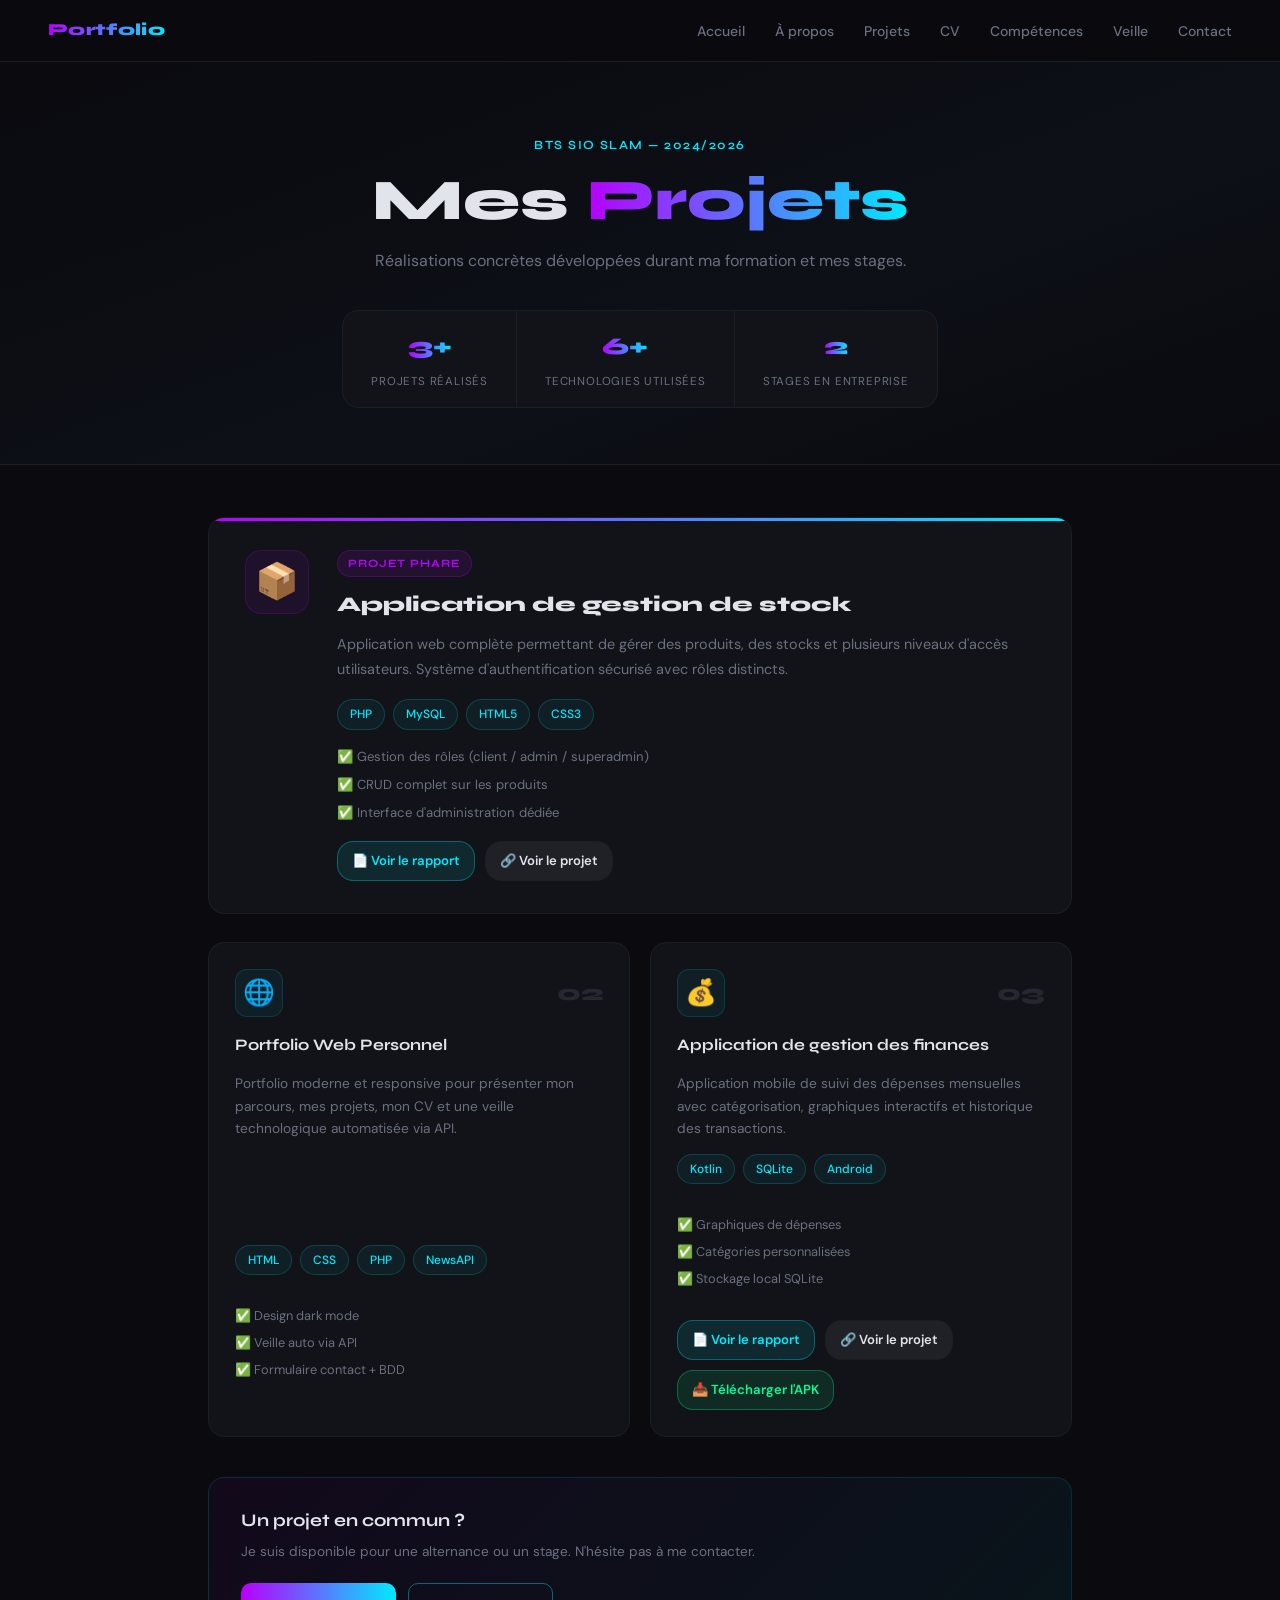
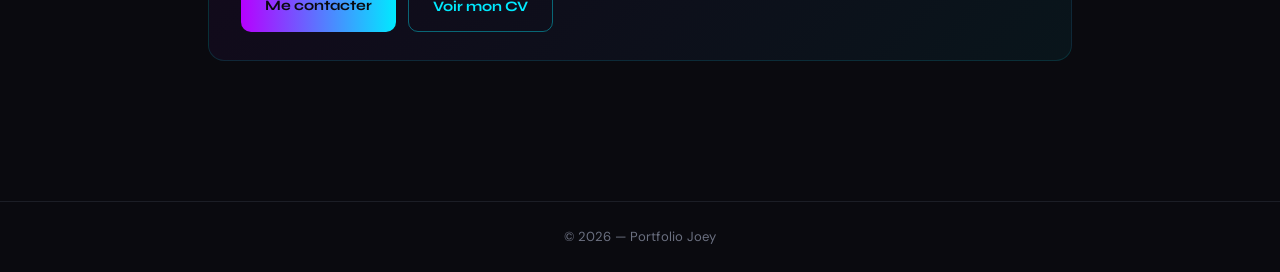
<file: projects.html>
<!DOCTYPE html>
<html lang="fr">
<head>
  <meta charset="UTF-8">
  <meta name="viewport" content="width=device-width, initial-scale=1">
  <title>Projets — Joey</title>
  <link rel="stylesheet" href="styles.css">
</head>
<body>

<header>
  <nav class="navbar">
    <div class="logo">Portfolio</div>
    <button class="burger" onclick="toggleMenu()" aria-label="Menu">☰</button>
    <ul class="nav-links" id="navLinks">
      <li><a href="index.html">Accueil</a></li>
      <li><a href="about.html">À propos</a></li>
      <li><a href="projects.html">Projets</a></li>
      <li><a href="cv.html">CV</a></li>
      <li><a href="skills.html">Compétences</a></li>
      <li><a href="veille.html">Veille</a></li>
      <li><a href="contact.html">Contact</a></li>
    </ul>
  </nav>
</header>

<!-- Hero -->
<section class="pj-hero">
  <p class="pj-eyebrow">BTS SIO SLAM — 2024/2026</p>
  <h1 class="pj-title">Mes <span class="pj-gradient">Projets</span></h1>
  <p class="pj-sub">Réalisations concrètes développées durant ma formation et mes stages.</p>
  <div class="pj-hero-stats">
    <div class="pj-hstat"><strong>3+</strong><span>Projets réalisés</span></div>
    <div class="pj-hstat-sep"></div>
    <div class="pj-hstat"><strong>6+</strong><span>Technologies utilisées</span></div>
    <div class="pj-hstat-sep"></div>
    <div class="pj-hstat"><strong>2</strong><span>Stages en entreprise</span></div>
  </div>
</section>

<div class="pj-page">

  <!-- Projet featured -->
<div class="pj-featured">
  <div class="pj-featured-icon">📦</div>
  <div class="pj-featured-body">
    <div class="pj-featured-top">
      <span class="pj-badge">Projet phare</span>
    </div>
    <h2>Application de gestion de stock</h2>
    <p>Application web complète permettant de gérer des produits, des stocks et plusieurs niveaux d'accès utilisateurs. Système d'authentification sécurisé avec rôles distincts.</p>
    <div class="pj-stack">
      <span>PHP</span><span>MySQL</span><span>HTML5</span><span>CSS3</span>
    </div>
    <div class="pj-features">
      <div class="pj-feature">✅ Gestion des rôles (client / admin / superadmin)</div>
      <div class="pj-feature">✅ CRUD complet sur les produits</div>
      <div class="pj-feature">✅ Interface d'administration dédiée</div>
    </div>
    <div class="pj-card-actions">
      <a href="assets/Projet_1.pdf" target="_blank" rel="noopener" class="pj-btn pj-btn--report">📄 Voir le rapport</a>
      <a href="https://github.com/joeycareme-droid/Stokio" target="_blank" rel="noopener" class="pj-btn pj-btn--github">🔗 Voir le projet</a>
    </div>
  </div>
</div>

<div class="pj-grid">
  <div class="pj-card">
    <div class="pj-card-header">
      <div class="pj-card-icon">🌐</div>
      <div class="pj-card-number">02</div>
    </div>
    <h3>Portfolio Web Personnel</h3>
    <p>Portfolio moderne et responsive pour présenter mon parcours, mes projets, mon CV et une veille technologique automatisée via API.</p>
    <div class="pj-stack">
      <span>HTML</span><span>CSS</span><span>PHP</span><span>NewsAPI</span>
    </div>
    <div class="pj-card-footer">
      <div class="pj-feature-small">✅ Design dark mode</div>
      <div class="pj-feature-small">✅ Veille auto via API</div>
      <div class="pj-feature-small">✅ Formulaire contact + BDD</div>
    </div>
    <div class="pj-card-actions">
      <!-- <a href="assets/rapports/rapport-portfolio.pdf" target="_blank" rel="noopener" class="pj-btn pj-btn--report">📄 Voir le rapport</a> -->
    </div>
  </div>

  <div class="pj-card">
    <div class="pj-card-header">
      <div class="pj-card-icon">💰</div>
      <div class="pj-card-number">03</div>
    </div>
    <h3>Application de gestion des finances</h3>
    <p>Application mobile de suivi des dépenses mensuelles avec catégorisation, graphiques interactifs et historique des transactions.</p>
    <div class="pj-stack">
      <span>Kotlin</span><span>SQLite</span><span>Android</span>
    </div>
    <div class="pj-card-footer">
      <div class="pj-feature-small">✅ Graphiques de dépenses</div>
      <div class="pj-feature-small">✅ Catégories personnalisées</div>
      <div class="pj-feature-small">✅ Stockage local SQLite</div>
    </div>
    <div class="pj-card-actions">
      <a href="assets/Projet_2.pdf" target="_blank" rel="noopener" class="pj-btn pj-btn--report">📄 Voir le rapport</a>
      <a href="https://github.com/joeycareme-droid/CashControl" target="_blank" rel="noopener" class="pj-btn pj-btn--github">🔗 Voir le projet</a>
      <a href="assets/cashcontrol.apk" download class="pj-btn pj-btn--apk">📥 Télécharger l'APK</a>
    </div>
  </div>
</div>

  <!-- CTA -->
  <section class="pj-cta">
    <div>
      <h3>Un projet en commun ?</h3>
      <p>Je suis disponible pour une alternance ou un stage. N'hésite pas à me contacter.</p>
    </div>
    <div class="pj-cta-btns">
      <a class="btn" href="contact.html">Me contacter</a>
      <a class="btn-outline" href="cv.html">Voir mon CV</a>
    </div>
  </section>

</div>

<footer>
  <p>© <span id="year"></span> — Portfolio Joey</p>
</footer>

<style>
.pj-hero {
  text-align: center;
  padding: 72px 24px 56px;
  background: linear-gradient(160deg, var(--bg) 0%, var(--bg2) 60%, var(--bg) 100%);
  border-bottom: 1px solid var(--border);
}
.pj-eyebrow {
  font-size: 0.78rem; font-weight: 600; text-transform: uppercase;
  letter-spacing: 0.12em; color: var(--accent2); margin-bottom: 14px;
  font-family: var(--font-head);
}
.pj-title {
  font-family: var(--font-head);
  font-size: clamp(2.2rem, 5vw, 3.6rem); font-weight: 800;
  color: var(--text); margin-bottom: 14px; line-height: 1.1;
}
.pj-gradient {
  background: var(--grad);
  -webkit-background-clip: text; -webkit-text-fill-color: transparent; background-clip: text;
}
.pj-sub { color: var(--muted); font-size: 1rem; margin-bottom: 36px; }

.pj-hero-stats {
  display: inline-flex; align-items: center;
  background: var(--surface); border: 1px solid var(--border);
  border-radius: var(--radius); overflow: hidden;
}
.pj-hstat { display: flex; flex-direction: column; align-items: center; padding: 16px 28px; gap: 4px; }
.pj-hstat strong {
  font-family: var(--font-head); font-size: 1.5rem; font-weight: 800;
  background: var(--grad);
  -webkit-background-clip: text; -webkit-text-fill-color: transparent; background-clip: text;
}
.pj-hstat span { font-size: 0.72rem; color: var(--muted); text-transform: uppercase; letter-spacing: 0.07em; }
.pj-hstat-sep { width: 1px; align-self: stretch; background: var(--border); }

.pj-page { max-width: 960px; margin: 0 auto; padding: 52px 48px 80px; }

/* Lien wrapper */
.pj-link { display: block; text-decoration: none; color: inherit; cursor: pointer; }

/* Featured */
.pj-featured {
  display: flex; gap: 28px; align-items: flex-start;
  background: var(--surface); border: 1px solid var(--border); border-radius: var(--radius);
  padding: 32px 36px; margin-bottom: 28px;
  position: relative; overflow: hidden;
  transition: border-color 0.25s, transform 0.25s;
}
.pj-featured::before {
  content: ''; position: absolute; top: 0; left: 0; right: 0; height: 3px;
  background: var(--grad);
}
.pj-featured:hover { border-color: rgba(183,0,255,0.35); transform: translateY(-4px); }

.pj-featured-icon {
  font-size: 2.2rem; width: 64px; height: 64px; flex-shrink: 0;
  background: rgba(183,0,255,0.08); border: 1px solid rgba(183,0,255,0.18);
  border-radius: var(--radius); display: flex; align-items: center; justify-content: center;
}
.pj-featured-body { flex: 1; }
.pj-featured-top { display: flex; align-items: center; gap: 10px; margin-bottom: 10px; flex-wrap: wrap; }

.pj-badge {
  font-size: 0.7rem; font-weight: 700; text-transform: uppercase;
  letter-spacing: 0.08em; padding: 3px 10px;
  background: rgba(183,0,255,0.1); border: 1px solid rgba(183,0,255,0.25);
  border-radius: 100px; color: var(--accent1);
  font-family: var(--font-head);
}

.pj-pdf-badge {
  display: inline-flex; align-items: center; gap: 5px;
  font-size: 0.72rem; font-weight: 700; text-transform: uppercase;
  letter-spacing: 0.06em; padding: 3px 10px;
  background: rgba(0,234,255,0.07); border: 1px solid rgba(0,234,255,0.2);
  border-radius: 100px; color: var(--accent2);
  font-family: var(--font-head);
  margin-top: 14px;
  transition: background 0.2s;
}
.pj-link:hover .pj-pdf-badge { background: rgba(0,234,255,0.15); }

.pj-featured h2 {
  font-family: var(--font-head); font-size: 1.3rem; font-weight: 800;
  color: var(--text); margin-bottom: 10px;
}
.pj-featured p { color: var(--muted); font-size: 0.9rem; line-height: 1.7; margin-bottom: 18px; }

.pj-stack { display: flex; flex-wrap: wrap; gap: 8px; margin-bottom: 16px; }
.pj-stack span {
  font-size: 0.75rem; padding: 4px 12px;
  background: rgba(0,234,255,0.06); border: 1px solid rgba(0,234,255,0.18);
  border-radius: 100px; color: var(--accent2); font-weight: 500;
}

.pj-features { display: flex; flex-direction: column; gap: 6px; }
.pj-feature { font-size: 0.82rem; color: var(--muted); }

/* Grille */
.pj-grid { display: grid; grid-template-columns: repeat(2, 1fr); gap: 20px; margin-bottom: 40px; }

.pj-card {
  background: var(--surface); border: 1px solid var(--border); border-radius: var(--radius);
  padding: 26px; display: flex; flex-direction: column; gap: 14px;
  transition: border-color 0.25s, transform 0.25s;
}
.pj-card:hover { border-color: rgba(0,234,255,0.25); transform: translateY(-5px); }

.pj-card-header { display: flex; justify-content: space-between; align-items: center; }
.pj-card-icon {
  font-size: 1.6rem; width: 48px; height: 48px;
  background: rgba(0,234,255,0.06); border: 1px solid rgba(0,234,255,0.14);
  border-radius: 12px; display: flex; align-items: center; justify-content: center;
}
.pj-card-number { font-family: var(--font-head); font-size: 1.4rem; font-weight: 800; color: var(--border2); }
.pj-card h3 { font-family: var(--font-head); font-size: 1rem; font-weight: 700; color: var(--text); }
.pj-card p { font-size: 0.855rem; color: var(--muted); line-height: 1.65; flex: 1; }
.pj-card-footer { display: flex; flex-direction: column; gap: 5px; }
.pj-feature-small { font-size: 0.8rem; color: var(--muted); }

/* CTA */
.pj-cta {
  display: flex; align-items: center; justify-content: space-between;
  flex-wrap: wrap; gap: 20px;
  background: linear-gradient(135deg, rgba(183,0,255,0.05), rgba(0,234,255,0.05));
  border: 1px solid rgba(0,234,255,0.13); border-radius: var(--radius); padding: 28px 32px;
}
.pj-cta h3 { font-family: var(--font-head); font-size: 1.1rem; color: var(--text); margin-bottom: 4px; }
.pj-cta p  { font-size: 0.85rem; color: var(--muted); }
.pj-cta-btns { display: flex; gap: 12px; flex-wrap: wrap; }

@media (max-width: 768px) {
  .pj-page { padding: 36px 20px 60px; }
  .pj-grid { grid-template-columns: 1fr; }
  .pj-featured { flex-direction: column; padding: 24px 20px; }
  .pj-hero-stats { flex-direction: column; width: 100%; max-width: 280px; }
  .pj-hstat-sep { width: 100%; height: 1px; }
  .pj-cta { flex-direction: column; align-items: flex-start; }
}

.pj-card-actions {
  display: flex;
  flex-wrap: wrap;
  gap: 10px;
  margin-top: 16px;
}
.pj-btn {
  display: inline-flex;
  align-items: center;
  gap: 6px;
  padding: 8px 14px;
  border-radius: var(--radius);
  font-size: 0.82rem;
  font-weight: 600;
  text-decoration: none;
  transition: opacity 0.2s, transform 0.2s;
}
.pj-btn:hover {
  opacity: 0.85;
  transform: translateY(-2px);
}
.pj-btn--report {
  background: rgba(0,234,255,0.1);
  border: 1px solid rgba(0,234,255,0.3);
  color: var(--accent2);
}
.pj-btn--github {
  background: rgba(255,255,255,0.06);
  border: 1px solid var(--border);
  color: var(--text);
}
.pj-btn--apk {
  background: rgba(0,255,150,0.1);
  border: 1px solid rgba(0,255,150,0.3);
  color: #00ff96;
}

</style>

<script>
document.getElementById("year").textContent = new Date().getFullYear();
function toggleMenu() {
  document.getElementById("navLinks").classList.toggle("show");
}
</script>
</body>
</html>
</file>
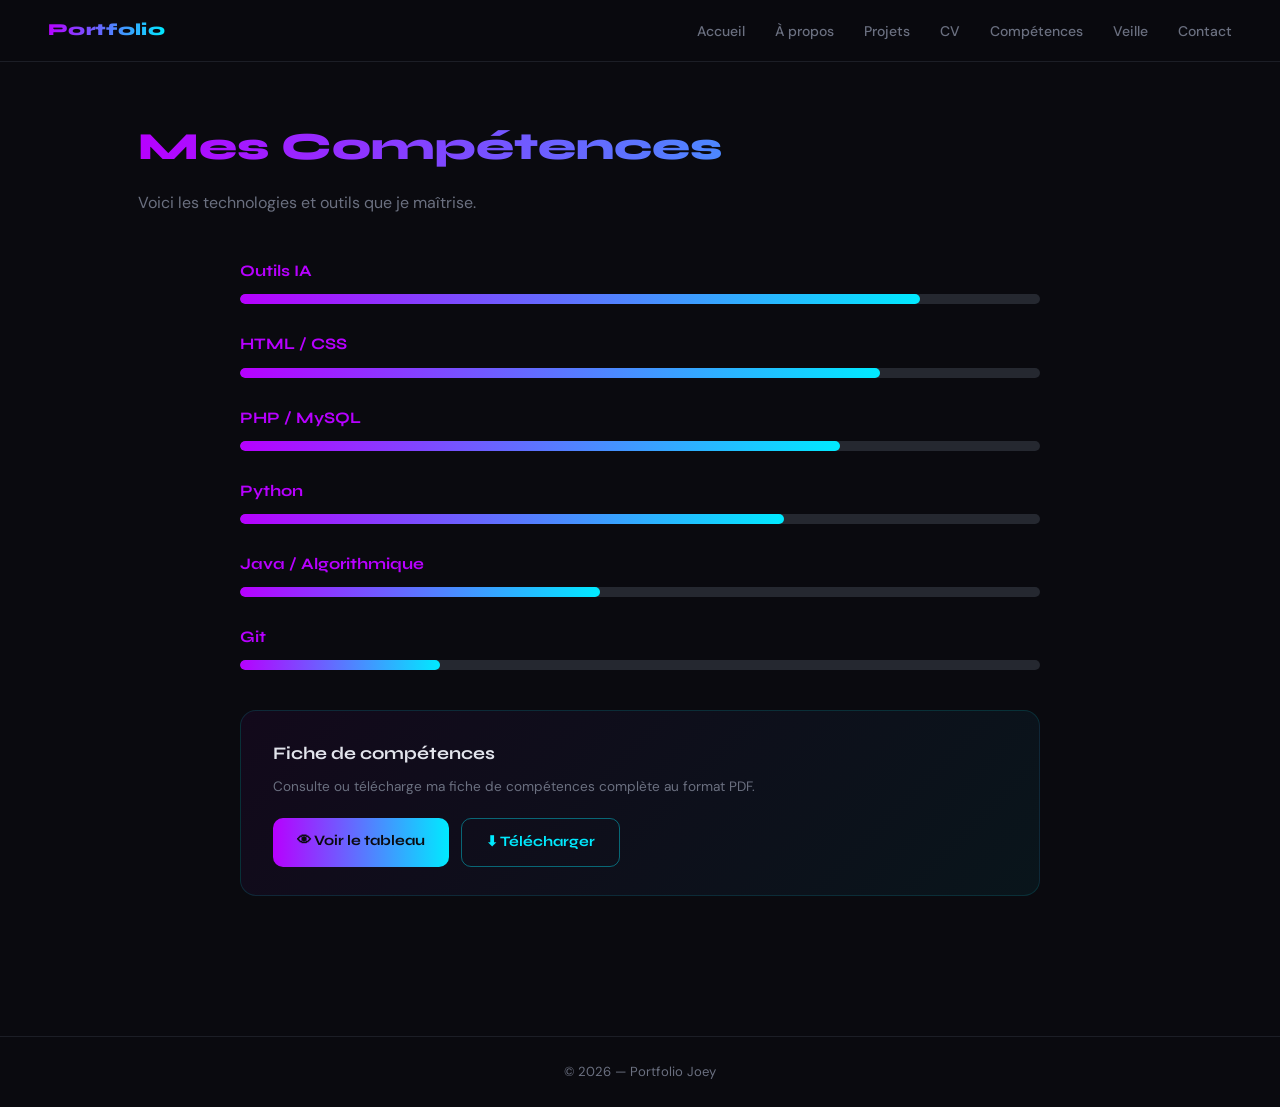
<file: skills.html>
<!DOCTYPE html>
<html lang="fr">
<head>
  <meta charset="UTF-8">
  <meta name="viewport" content="width=device-width, initial-scale=1">
  <title>Compétences — Joey</title>
  <link rel="stylesheet" href="styles.css">
</head>
<body>

<header>
  <nav class="navbar">
    <div class="logo">Portfolio</div>
    <button class="burger" onclick="toggleMenu()" aria-label="Menu">☰</button>
    <ul class="nav-links" id="navLinks">
      <li><a href="index.html">Accueil</a></li>
      <li><a href="about.html">À propos</a></li>
      <li><a href="projects.html">Projets</a></li>
      <li><a href="cv.html">CV</a></li>
      <li><a href="skills.html">Compétences</a></li>
      <li><a href="veille.html">Veille</a></li>
      <li><a href="contact.html">Contact</a></li>
    </ul>
  </nav>
</header>

<main class="page">
  <section class="section">
    <h1 class="title">Mes Compétences</h1>
    <p class="subtitle">Voici les technologies et outils que je maîtrise.</p>
  </section>

  <section class="skills-box">
        <div class="skill">
      <h3>Outils IA</h3>
      <div class="skill-bar"><div class="skill-level" data-width="85"></div></div>
    </div>
    <div class="skill">
      <h3>HTML / CSS</h3>
      <div class="skill-bar"><div class="skill-level" data-width="80"></div></div>
    </div>
    <div class="skill">
      <h3>PHP / MySQL</h3>
      <div class="skill-bar"><div class="skill-level" data-width="75"></div></div>
    </div>
    <div class="skill">
      <h3>Python</h3>
      <div class="skill-bar"><div class="skill-level" data-width="68"></div></div>
    </div>
    <div class="skill">
      <h3>Java / Algorithmique</h3>
      <div class="skill-bar"><div class="skill-level" data-width="45"></div></div>
    </div>
    <div class="skill">
      <h3>Git</h3>
      <div class="skill-bar"><div class="skill-level" data-width="25"></div></div>
    </div>
  </section>

  <!-- Fiche de compétences -->
  <section class="fiche-box">
    <div class="fiche-text">
      <h2>Fiche de compétences</h2>
      <p>Consulte ou télécharge ma fiche de compétences complète au format PDF.</p>
    </div>
    <div class="fiche-btns">
      <a class="btn" href="assets/Tableau de synthèse.xls" target="_blank" rel="noopener">👁 Voir le tableau</a>
      <a class="btn-outline" href="assets/Tableau de synthèse.xls" download>⬇ Télécharger</a>
    </div>
  </section>
</main> 

<footer>
  <p>© <span id="year"></span> — Portfolio Joey</p>
</footer>

<style>
.fiche-box {
  max-width: 800px;
  margin: 40px auto 0;
  display: flex;
  align-items: center;
  justify-content: space-between;
  flex-wrap: wrap;
  gap: 20px;
  background: linear-gradient(135deg, rgba(183,0,255,0.05), rgba(0,234,255,0.05));
  border: 1px solid rgba(0,234,255,0.13);
  border-radius: var(--radius);
  padding: 28px 32px;
}

.fiche-text h2 {
  font-family: var(--font-head);
  font-size: 1.1rem;
  font-weight: 700;
  color: var(--text);
  margin-bottom: 6px;
}

.fiche-text p {
  font-size: 0.85rem;
  color: var(--muted);
}

.fiche-btns { display: flex; gap: 12px; flex-wrap: wrap; }

@media (max-width: 600px) {
  .fiche-box { flex-direction: column; align-items: flex-start; }
}
</style>

<script>
document.getElementById("year").textContent = new Date().getFullYear();
function toggleMenu() {
  document.getElementById("navLinks").classList.toggle("show");
}

const bars = document.querySelectorAll('.skill-level');
const observer = new IntersectionObserver((entries) => {
  entries.forEach(e => {
    if (e.isIntersecting) {
      e.target.style.width = e.target.dataset.width + '%';
      e.target.classList.add('animated');
    }
  });
}, { threshold: 0.3 });
bars.forEach(b => observer.observe(b));
</script>
</body>
</html>
</file>
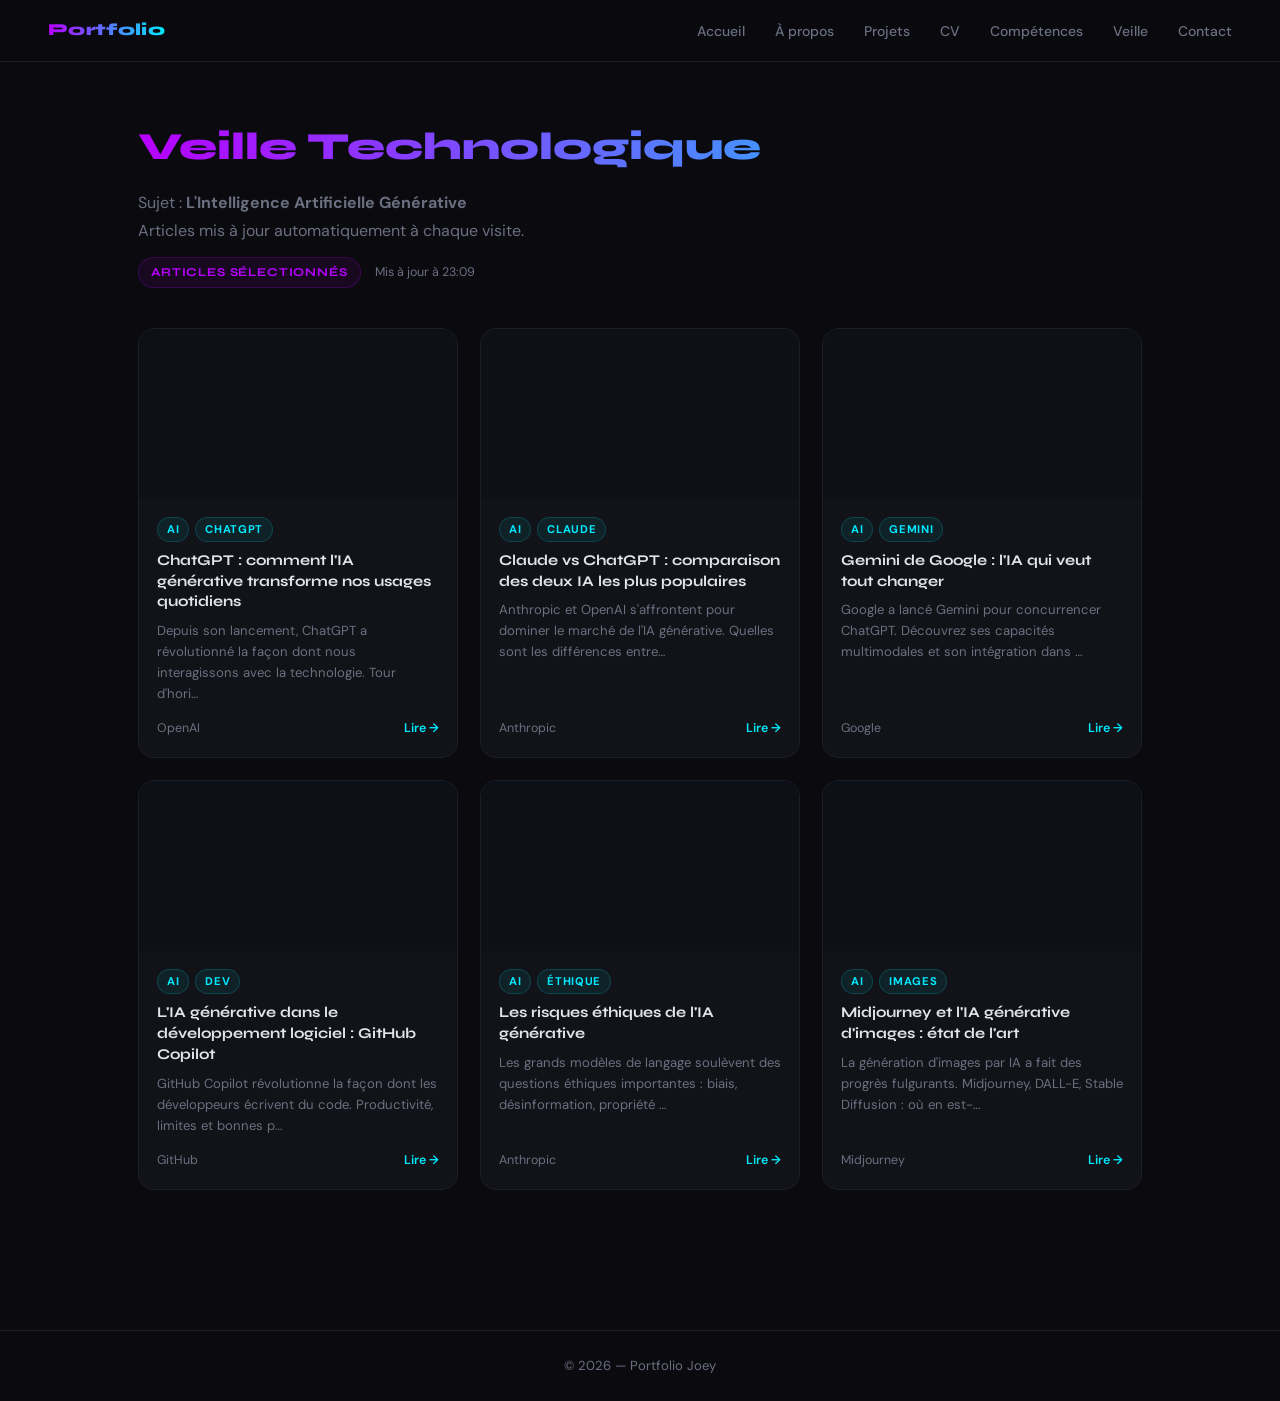
<file: veille.html>
<!DOCTYPE html>
<html lang="fr">
<head>
  <meta charset="UTF-8">
  <meta name="viewport" content="width=device-width, initial-scale=1">
  <title>Veille — Joey</title>
  <link rel="stylesheet" href="styles.css">
</head>
<body>

<header>
  <nav class="navbar">
    <div class="logo">Portfolio</div>
    <button class="burger" onclick="toggleMenu()" aria-label="Menu">☰</button>
    <ul class="nav-links" id="navLinks">
      <li><a href="index.html">Accueil</a></li>
      <li><a href="about.html">À propos</a></li>
      <li><a href="projects.html">Projets</a></li>
      <li><a href="cv.html">CV</a></li>
      <li><a href="skills.html">Compétences</a></li>
      <li><a href="veille.html">Veille</a></li>
      <li><a href="contact.html">Contact</a></li>
    </ul>
  </nav>
</header>

<main class="page">

  <!-- En-tête -->
  <div class="veille-header">
    <h1 class="title">Veille Technologique</h1>
    <p class="subtitle">
      Sujet : <strong>L'Intelligence Artificielle Générative</strong><br>
      Articles mis à jour automatiquement à chaque visite.
    </p>
    <div class="veille-meta-bar">
      <span id="veille-status-badge" class="status-badge">
        <span class="live-dot"></span>Live – Dev.to
      </span>
      <span id="veille-update-time" class="veille-update"></span>
    </div>
  </div>

  <!-- Grille articles -->
  <section class="veille-grid" id="veille-grid"></section>

</main>

<footer>
  <p>© <span id="year"></span> — Portfolio Joey</p>
</footer>

<style>
/* ── En-tête veille ── */
.veille-header { margin-bottom: 40px; }

.veille-meta-bar {
  display: flex;
  align-items: center;
  gap: 14px;
  margin-top: 12px;
  flex-wrap: wrap;
}

/* Badge statut */
.status-badge {
  display: inline-flex;
  align-items: center;
  gap: 6px;
  font-size: 0.75rem;
  font-weight: 700;
  text-transform: uppercase;
  letter-spacing: 0.07em;
  padding: 4px 12px;
  background: rgba(0,234,255,0.08);
  border: 1px solid rgba(0,234,255,0.2);
  border-radius: 100px;
  color: var(--accent2);
  font-family: var(--font-head);
}

.status-badge--info {
  background: rgba(183,0,255,0.08);
  border-color: rgba(183,0,255,0.2);
  color: var(--accent1);
}

/* Point vert animé */
.live-dot {
  width: 7px; height: 7px;
  background: var(--accent2);
  border-radius: 50%;
  animation: livePulse 1.8s ease-in-out infinite;
  flex-shrink: 0;
}

@keyframes livePulse {
  0%, 100% { opacity: 1; transform: scale(1); }
  50%       { opacity: 0.4; transform: scale(0.7); }
}

.veille-update {
  font-size: 0.78rem;
  color: var(--muted);
}

/* ── Skeleton loader ── */
.skeleton-card {
  height: 280px;
  background: var(--surface);
  border: 1px solid var(--border);
  border-radius: var(--radius);
  position: relative;
  overflow: hidden;
}

.skeleton-card::after {
  content: '';
  position: absolute;
  inset: 0;
  background: linear-gradient(90deg,
    transparent 0%,
    rgba(255,255,255,0.04) 50%,
    transparent 100%);
  animation: shimmer 1.5s infinite;
}

@keyframes shimmer {
  from { transform: translateX(-100%); }
  to   { transform: translateX(100%); }
}

/* ── Cartes articles ── */
.article-card {
  display: flex;
  flex-direction: column;
  background: var(--surface);
  border: 1px solid var(--border);
  border-radius: var(--radius);
  overflow: hidden;
  text-decoration: none;
  color: inherit;
  transition: transform 0.25s, border-color 0.25s, box-shadow 0.25s;
  animation: vFadeUp 0.5s ease both;
}

.article-card:hover {
  transform: translateY(-6px);
  border-color: rgba(0,234,255,0.3);
  box-shadow: 0 20px 48px rgba(0,0,0,0.4);
}

/* Image */
.article-card__img {
  width: 100%;
  height: 170px;
  overflow: hidden;
  background: var(--bg2);
  flex-shrink: 0;
}

.article-card__img img {
  width: 100%; height: 100%;
  object-fit: cover;
  transition: transform 0.4s;
}
.article-card:hover .article-card__img img { transform: scale(1.06); }

.article-card__img-placeholder {
  width: 100%; height: 100%;
  display: flex;
  align-items: center;
  justify-content: center;
  color: var(--muted);
}

/* Corps */
.article-card__body {
  display: flex;
  flex-direction: column;
  gap: 8px;
  padding: 18px;
  flex: 1;
}

/* Tags */
.article-card__tags {
  display: flex;
  flex-wrap: wrap;
  gap: 6px;
}

.article-tag {
  font-size: 0.7rem;
  font-weight: 700;
  text-transform: uppercase;
  letter-spacing: 0.06em;
  padding: 2px 9px;
  background: rgba(0,234,255,0.07);
  border: 1px solid rgba(0,234,255,0.18);
  border-radius: 100px;
  color: var(--accent2);
}

/* Titre */
.article-title {
  font-family: var(--font-head);
  font-size: 0.93rem;
  font-weight: 700;
  color: var(--text);
  line-height: 1.4;
  display: -webkit-box;
  -webkit-line-clamp: 3;
  -webkit-box-orient: vertical;
  overflow: hidden;
}

/* Description */
.article-desc {
  font-size: 0.82rem;
  color: var(--muted);
  line-height: 1.6;
  flex: 1;
}

/* Meta bas de carte */
.article-meta {
  display: flex;
  justify-content: space-between;
  align-items: center;
  font-size: 0.78rem;
  color: var(--muted);
  margin-top: auto;
  padding-top: 6px;
}

.article-link-hint {
  color: var(--accent2);
  font-weight: 600;
  transition: letter-spacing 0.2s;
}
.article-card:hover .article-link-hint { letter-spacing: 0.03em; }
</style>

<script>
document.getElementById("year").textContent = new Date().getFullYear();
function toggleMenu() {
  document.getElementById("navLinks").classList.toggle("show");
}

/* ══════════════════════════════════════
   VEILLE IA — Dev.to API
   ══════════════════════════════════════ */

let veilleArticles = [];

const FALLBACK_ARTICLES = [
  { id:1, title:'ChatGPT : comment l\'IA générative transforme nos usages quotidiens', description:"Depuis son lancement, ChatGPT a révolutionné la façon dont nous interagissons avec la technologie. Tour d'horizon des usages les plus courants.", url:'https://openai.com/chatgpt', tag_list:['AI','ChatGPT'], user:{name:'OpenAI'} },
  { id:2, title:'Claude vs ChatGPT : comparaison des deux IA les plus populaires', description:"Anthropic et OpenAI s'affrontent pour dominer le marché de l'IA générative. Quelles sont les différences entre Claude et ChatGPT en 2025 ?", url:'https://www.anthropic.com/claude', tag_list:['AI','Claude'], user:{name:'Anthropic'} },
  { id:3, title:'Gemini de Google : l\'IA qui veut tout changer', description:"Google a lancé Gemini pour concurrencer ChatGPT. Découvrez ses capacités multimodales et son intégration dans l'écosystème Google.", url:'https://gemini.google.com', tag_list:['AI','Gemini'], user:{name:'Google'} },
  { id:4, title:'L\'IA générative dans le développement logiciel : GitHub Copilot', description:"GitHub Copilot révolutionne la façon dont les développeurs écrivent du code. Productivité, limites et bonnes pratiques.", url:'https://github.com/features/copilot', tag_list:['AI','Dev'], user:{name:'GitHub'} },
  { id:5, title:'Les risques éthiques de l\'IA générative', description:"Les grands modèles de langage soulèvent des questions éthiques importantes : biais, désinformation, propriété intellectuelle. Que faire ?", url:'https://www.anthropic.com/safety', tag_list:['AI','Éthique'], user:{name:'Anthropic'} },
  { id:6, title:'Midjourney et l\'IA générative d\'images : état de l\'art', description:"La génération d\'images par IA a fait des progrès fulgurants. Midjourney, DALL-E, Stable Diffusion : où en est-on en 2025 ?", url:'https://www.midjourney.com', tag_list:['AI','Images'], user:{name:'Midjourney'} },
];

async function fetchArticles() {
  const grid       = document.getElementById('veille-grid');
  const badge      = document.getElementById('veille-status-badge');
  const updateTime = document.getElementById('veille-update-time');
  if (!grid) return;

  // Skeletons au chargement
  if (veilleArticles.length === 0) {
    grid.innerHTML = Array.from({length: 6}).map(() =>
      '<div class="skeleton-card"></div>'
    ).join('');
  }

  let articles, usingFallback = false;

  try {
    // Tags liés à l'IA sur Dev.to
    const tags = ['ai', 'machinelearning', 'deeplearning', 'chatgpt', 'llm', 'artificialintelligence'];
    const tag  = tags[Math.floor(Math.random() * tags.length)];
    const res  = await fetch(`https://dev.to/api/articles?tag=${tag}&per_page=6&state=rising`);
    if (!res.ok) throw new Error();
    const data = await res.json();
    if (!data || data.length === 0) throw new Error();
    articles = data.sort(() => Math.random() - 0.5);
  } catch {
    articles      = FALLBACK_ARTICLES;
    usingFallback = true;
  }

  veilleArticles = articles;

  // Badge statut
  if (badge) {
    badge.className = usingFallback
      ? 'status-badge status-badge--info'
      : 'status-badge';
    badge.innerHTML = usingFallback
      ? 'Articles sélectionnés'
      : '<span class="live-dot"></span>Live – Dev.to';
  }

  // Heure de mise à jour
  if (updateTime) {
    updateTime.textContent = 'Mis à jour à ' +
      new Date().toLocaleTimeString('fr-FR', { hour: '2-digit', minute: '2-digit' });
  }

  // Rendu des cartes
  grid.innerHTML = '';
  articles.forEach((a, i) => {
    const card = document.createElement('a');
    card.className = 'article-card';
    card.href      = a.url;
    card.target    = '_blank';
    card.rel       = 'noreferrer';
    card.style.animationDelay = (i * 0.08) + 's';

    const tags    = (a.tag_list || []).slice(0, 2).map(t =>
      `<span class="article-tag">${t}</span>`
    ).join('');
    const desc    = (a.description || '').slice(0, 110) + '…';
    const imgHtml = a.cover_image
      ? `<img src="${a.cover_image}" alt="${a.title}" loading="lazy"
             onerror="this.parentElement.innerHTML='<div class=\'article-card__img-placeholder\'></div>'">`
      : `<div class="article-card__img-placeholder"></div>`;

    card.innerHTML = `
      <div class="article-card__img">${imgHtml}</div>
      <div class="article-card__body">
        <div class="article-card__tags">${tags}</div>
        <h3 class="article-title">${a.title}</h3>
        <p class="article-desc">${desc}</p>
        <div class="article-meta">
          <span>${a.user?.name || 'Dev.to'}</span>
          <span class="article-link-hint">Lire →</span>
        </div>
      </div>`;

    grid.appendChild(card);
  });
}

fetchArticles();
</script>
</body>
</html>
</file>
<file: styles.css>
/* ══════════════════════════════════════════
   PORTFOLIO JOEY — styles.css
   ══════════════════════════════════════════ */

@import url('https://fonts.googleapis.com/css2?family=Syne:wght@400;500;600;700;800&family=DM+Sans:ital,opsz,wght@0,9..40,300;0,9..40,400;0,9..40,500;1,9..40,300&display=swap');

:root {
  --bg:        #0a0a0f;
  --bg2:       #0d1017;
  --surface:   #111318;
  --border:    #1c1e26;
  --border2:   #252830;
  --text:      #e2e4ec;
  --muted:     #6b7080;
  --accent1:   #b700ff;
  --accent2:   #00eaff;
  --grad:      linear-gradient(90deg, var(--accent1), var(--accent2));
  --radius:    16px;
  --font-head: 'Syne', sans-serif;
  --font-body: 'DM Sans', sans-serif;
}

*, *::before, *::after { box-sizing: border-box; margin: 0; padding: 0; }

html { scroll-behavior: smooth; }

body {
  background: var(--bg);
  color: var(--text);
  font-family: var(--font-body);
  font-size: 1rem;
  line-height: 1.7;
  min-height: 100vh;
}

/* ── Navbar ── */
.navbar {
  display: flex;
  justify-content: space-between;
  align-items: center;
  padding: 0 48px;
  height: 62px;
  background: rgba(10,10,15,0.88);
  backdrop-filter: blur(14px);
  -webkit-backdrop-filter: blur(14px);
  border-bottom: 1px solid var(--border);
  position: sticky;
  top: 0;
  z-index: 100;
}

.logo {
  font-family: var(--font-head);
  font-size: 1.05rem;
  font-weight: 800;
  background: var(--grad);
  -webkit-background-clip: text;
  -webkit-text-fill-color: transparent;
  background-clip: text;
  letter-spacing: 0.02em;
}

.nav-links {
  list-style: none;
  display: flex;
  align-items: center;
  gap: 30px;
}

.nav-links a {
  color: var(--muted);
  text-decoration: none;
  font-size: 0.875rem;
  font-weight: 500;
  transition: color 0.2s;
  position: relative;
  padding-bottom: 2px;
}

.nav-links a::after {
  content: '';
  position: absolute;
  left: 0; bottom: 0;
  width: 0; height: 1.5px;
  background: var(--grad);
  border-radius: 2px;
  transition: width 0.25s ease;
}

.nav-links a:hover { color: var(--text); }
.nav-links a:hover::after { width: 100%; }

/* ── Boutons ── */
.btn {
  display: inline-block;
  padding: 11px 24px;
  background: var(--grad);
  border-radius: 10px;
  text-decoration: none;
  color: #0a0a0f;
  font-family: var(--font-head);
  font-weight: 700;
  font-size: 0.9rem;
  transition: opacity 0.2s, transform 0.2s;
}
.btn:hover { opacity: 0.88; transform: translateY(-2px); }

.btn-outline {
  display: inline-block;
  padding: 11px 24px;
  border: 1.5px solid rgba(0,234,255,0.4);
  color: var(--accent2);
  border-radius: 10px;
  text-decoration: none;
  font-family: var(--font-head);
  font-weight: 700;
  font-size: 0.9rem;
  transition: all 0.2s;
}
.btn-outline:hover {
  background: rgba(0,234,255,0.08);
  border-color: var(--accent2);
  transform: translateY(-2px);
}

/* ── Page container ── */
.page {
  max-width: 1100px;
  margin: 0 auto;
  padding: 52px 48px 80px;
}

/* ── Titres ── */
.title {
  font-family: var(--font-head);
  font-size: 2.4rem;
  font-weight: 800;
  background: var(--grad);
  -webkit-background-clip: text;
  -webkit-text-fill-color: transparent;
  background-clip: text;
  margin-bottom: 10px;
}

.subtitle {
  color: var(--muted);
  font-size: 1rem;
  line-height: 1.75;
}

/* ── Section ── */
.section { margin-bottom: 40px; }

/* ── Tags ── */
.tag {
  display: inline-block;
  padding: 5px 12px;
  background: rgba(0,234,255,0.07);
  border: 1px solid rgba(0,234,255,0.2);
  border-radius: 100px;
  font-size: 0.78rem;
  color: var(--accent2);
  font-weight: 500;
}

/* ══════════════════════════════════
   PROJECTS
   ══════════════════════════════════ */
.projects-grid {
  display: grid;
  grid-template-columns: repeat(auto-fit, minmax(300px, 1fr));
  gap: 22px;
  margin-top: 8px;
}

.project-card {
  background: var(--surface);
  border: 1px solid var(--border);
  padding: 28px;
  border-radius: var(--radius);
  transition: border-color 0.25s, transform 0.25s, box-shadow 0.25s;
}
.project-card:hover {
  transform: translateY(-6px);
  border-color: rgba(0,234,255,0.3);
  box-shadow: 0 16px 40px rgba(0,0,0,0.4);
}
.project-card h2 {
  font-family: var(--font-head);
  color: var(--accent1);
  font-size: 1.1rem;
  margin-bottom: 10px;
}
.project-card p {
  color: #b0b4c0;
  font-size: 0.9rem;
  margin-bottom: 16px;
}

/* ══════════════════════════════════
   SKILLS
   ══════════════════════════════════ */
.skills-box {
  max-width: 800px;
  margin: 0 auto;
  display: flex;
  flex-direction: column;
  gap: 26px;
}

.skill h3 {
  font-family: var(--font-head);
  color: var(--accent1);
  margin-bottom: 10px;
  font-size: 1rem;
  font-weight: 700;
}

.skill-bar {
  width: 100%;
  background: var(--border2);
  border-radius: 100px;
  height: 10px;
  overflow: hidden;
}

.skill-level {
  height: 100%;
  border-radius: 100px;
  background: var(--grad);
  transform-origin: left;
  transform: scaleX(0);
  transition: transform 0.9s cubic-bezier(0.22, 1, 0.36, 1);
}

.skill-level.animated { transform: scaleX(1); }

/* ══════════════════════════════════
   CONTACT
   ══════════════════════════════════ */
.contact-box {
  max-width: 600px;
  margin: 0 auto;
  background: var(--surface);
  border: 1px solid var(--border);
  padding: 36px;
  border-radius: 20px;
  box-shadow: 0 0 40px rgba(183,0,255,0.07);
}

.contact-form {
  display: flex;
  flex-direction: column;
  gap: 16px;
  margin-top: 8px;
}

.contact-form label {
  color: var(--muted);
  font-size: 0.8rem;
  font-weight: 600;
  text-transform: uppercase;
  letter-spacing: 0.07em;
  margin-bottom: 2px;
  display: block;
}

.contact-form input,
.contact-form textarea {
  width: 100%;
  padding: 12px 16px;
  border-radius: 12px;
  border: 1px solid var(--border2);
  background: var(--bg);
  color: var(--text);
  font-family: var(--font-body);
  font-size: 0.95rem;
  outline: none;
  transition: border-color 0.2s;
}
.contact-form input:focus,
.contact-form textarea:focus { border-color: var(--accent2); }

.contact-form textarea {
  min-height: 140px;
  resize: vertical;
}

.contact-form button {
  padding: 13px;
  border: none;
  border-radius: 12px;
  font-family: var(--font-head);
  font-size: 0.95rem;
  font-weight: 700;
  cursor: pointer;
  background: var(--grad);
  color: #0a0a0f;
  transition: opacity 0.2s, transform 0.2s;
  margin-top: 4px;
}
.contact-form button:hover { opacity: 0.88; transform: translateY(-2px); }

.success-msg {
  margin-top: 20px;
  padding: 14px 18px;
  background: rgba(0,234,255,0.07);
  border: 1px solid rgba(0,234,255,0.2);
  border-radius: 12px;
  color: var(--accent2);
  text-align: center;
  font-weight: 600;
  font-size: 0.9rem;
  display: none;
}

/* ══════════════════════════════════
   ABOUT
   ══════════════════════════════════ */
.about-container {
  max-width: 1100px;
  margin: 0 auto;
  padding: 52px 48px 80px;
}

.about-container .title { text-align: center; font-size: 2.6rem; }

.about-content {
  margin-top: 48px;
  display: flex;
  flex-wrap: wrap;
  gap: 48px;
  justify-content: space-between;
}

.about-text { flex: 1; min-width: 280px; }

.about-text h2 {
  font-family: var(--font-head);
  font-size: 1.1rem;
  font-weight: 700;
  color: var(--accent2);
  margin-top: 32px;
  margin-bottom: 12px;
  text-transform: uppercase;
  letter-spacing: 0.08em;
}

.about-text p { color: #b0b4c0; line-height: 1.8; margin-bottom: 12px; }
.about-text strong { color: var(--text); }

.about-text ul {
  padding-left: 18px;
  color: #b0b4c0;
  display: flex;
  flex-direction: column;
  gap: 6px;
}
.about-text ul li strong { color: var(--text); }

.about-photo { width: 260px; }

.photo-placeholder {
  width: 100%;
  height: 260px;
  background: var(--surface);
  border: 1px solid var(--border2);
  display: flex;
  justify-content: center;
  align-items: center;
  color: var(--muted);
  font-size: 1rem;
  border-radius: var(--radius);
}

/* ══════════════════════════════════
   VEILLE
   ══════════════════════════════════ */
.veille-grid {
  display: grid;
  grid-template-columns: repeat(3, 1fr);
  gap: 22px;
}

.v-card {
  display: flex;
  flex-direction: column;
  background: var(--surface);
  border: 1px solid var(--border);
  border-radius: var(--radius);
  overflow: hidden;
  text-decoration: none;
  color: inherit;
  transition: transform 0.25s, border-color 0.25s, box-shadow 0.25s;
  animation: vFadeUp 0.5s ease both;
}
.v-card:hover {
  transform: translateY(-6px);
  border-color: rgba(0,234,255,0.3);
  box-shadow: 0 20px 48px rgba(0,0,0,0.4);
}

@keyframes vFadeUp {
  from { opacity: 0; transform: translateY(18px); }
  to   { opacity: 1; transform: translateY(0); }
}

.v-img { width: 100%; height: 170px; overflow: hidden; background: #18212e; flex-shrink: 0; }
.v-img img { width: 100%; height: 100%; object-fit: cover; transition: transform 0.4s; }
.v-card:hover .v-img img { transform: scale(1.06); }

.v-body { display: flex; flex-direction: column; gap: 8px; padding: 18px; flex: 1; }

.v-meta { display: flex; align-items: center; gap: 8px; flex-wrap: wrap; }
.v-source {
  font-size: 0.7rem; font-weight: 700; text-transform: uppercase;
  letter-spacing: 0.07em; color: var(--accent2);
  background: rgba(0,234,255,0.07);
  border: 1px solid rgba(0,234,255,0.18);
  border-radius: 100px; padding: 2px 9px;
}
.v-date { font-size: 0.72rem; color: var(--muted); margin-left: auto; }

.v-title {
  font-family: var(--font-head);
  font-size: 0.92rem; font-weight: 700; color: var(--text);
  line-height: 1.4;
  display: -webkit-box;
  -webkit-line-clamp: 3;
  -webkit-box-orient: vertical;
  overflow: hidden;
}

.v-desc { font-size: 0.82rem; color: var(--muted); line-height: 1.6; flex: 1; }
.v-link { font-size: 0.8rem; font-weight: 600; color: var(--accent2); margin-top: auto; padding-top: 6px; }
.v-card:hover .v-link { letter-spacing: 0.02em; }

.v-loading, .v-error {
  max-width: 520px; margin: 48px auto;
  padding: 28px 32px; border-radius: var(--radius);
  text-align: center; color: var(--muted); line-height: 1.8;
}
.v-error {
  background: rgba(248,81,73,0.06);
  border: 1px solid rgba(248,81,73,0.2);
  color: #ff9a95;
}
.v-loading { border: 1px solid var(--border); }

/* ══════════════════════════════════
   ADMIN MESSAGES
   ══════════════════════════════════ */
.messages-box {
  max-width: 900px; margin: 40px auto 80px;
  padding: 28px 36px;
  background: var(--surface);
  border: 1px solid var(--border);
  border-radius: 20px;
  box-shadow: 0 0 30px rgba(183,0,255,0.06);
}

.messages-table { width: 100%; border-collapse: collapse; }
.messages-table th, .messages-table td {
  padding: 12px 14px;
  border-bottom: 1px solid var(--border);
  text-align: left;
  color: #b0b4c0;
  font-size: 0.88rem;
}
.messages-table th { color: var(--accent2); font-weight: 700; font-family: var(--font-head); }
.messages-table tr:hover td { background: rgba(0,234,255,0.03); }

.logout-btn {
  display: inline-block; margin-top: 14px;
  padding: 9px 20px; border-radius: 10px;
  background: var(--grad); color: #0a0a0f;
  font-family: var(--font-head); font-weight: 700;
  text-decoration: none; font-size: 0.85rem;
  transition: opacity 0.2s, transform 0.2s;
}
.logout-btn:hover { opacity: 0.88; transform: translateY(-2px); }

/* ══════════════════════════════════
   FOOTER
   ══════════════════════════════════ */
footer {
  text-align: center;
  padding: 24px;
  margin-top: 60px;
  font-size: 0.82rem;
  color: var(--muted);
  border-top: 1px solid var(--border);
}

/* ══════════════════════════════════
   BURGER / MOBILE
   ══════════════════════════════════ */
.burger {
  display: none;
  font-size: 1.5rem;
  cursor: pointer;
  color: var(--accent2);
  background: none;
  border: none;
}

@media (max-width: 960px) {
  .veille-grid { grid-template-columns: repeat(2, 1fr); }
}

@media (max-width: 768px) {
  .navbar { padding: 0 20px; }
  .burger { display: block; }

  .nav-links {
    display: none;
    flex-direction: column;
    background: var(--surface);
    position: absolute;
    top: 62px; left: 0; right: 0;
    padding: 20px 24px;
    border-bottom: 1px solid var(--border);
    gap: 0;
  }
  .nav-links li { border-bottom: 1px solid var(--border); }
  .nav-links li:last-child { border-bottom: none; }
  .nav-links a { display: block; padding: 13px 0; font-size: 1rem; }
  .nav-links.show { display: flex; }

  .page, .about-container { padding-left: 20px; padding-right: 20px; }
  .contact-box { margin-left: 20px; margin-right: 20px; padding: 24px 18px; }
  .veille-grid { grid-template-columns: 1fr; }
}

@media (max-width: 580px) {
  .veille-grid { grid-template-columns: 1fr; }
}
</file>
